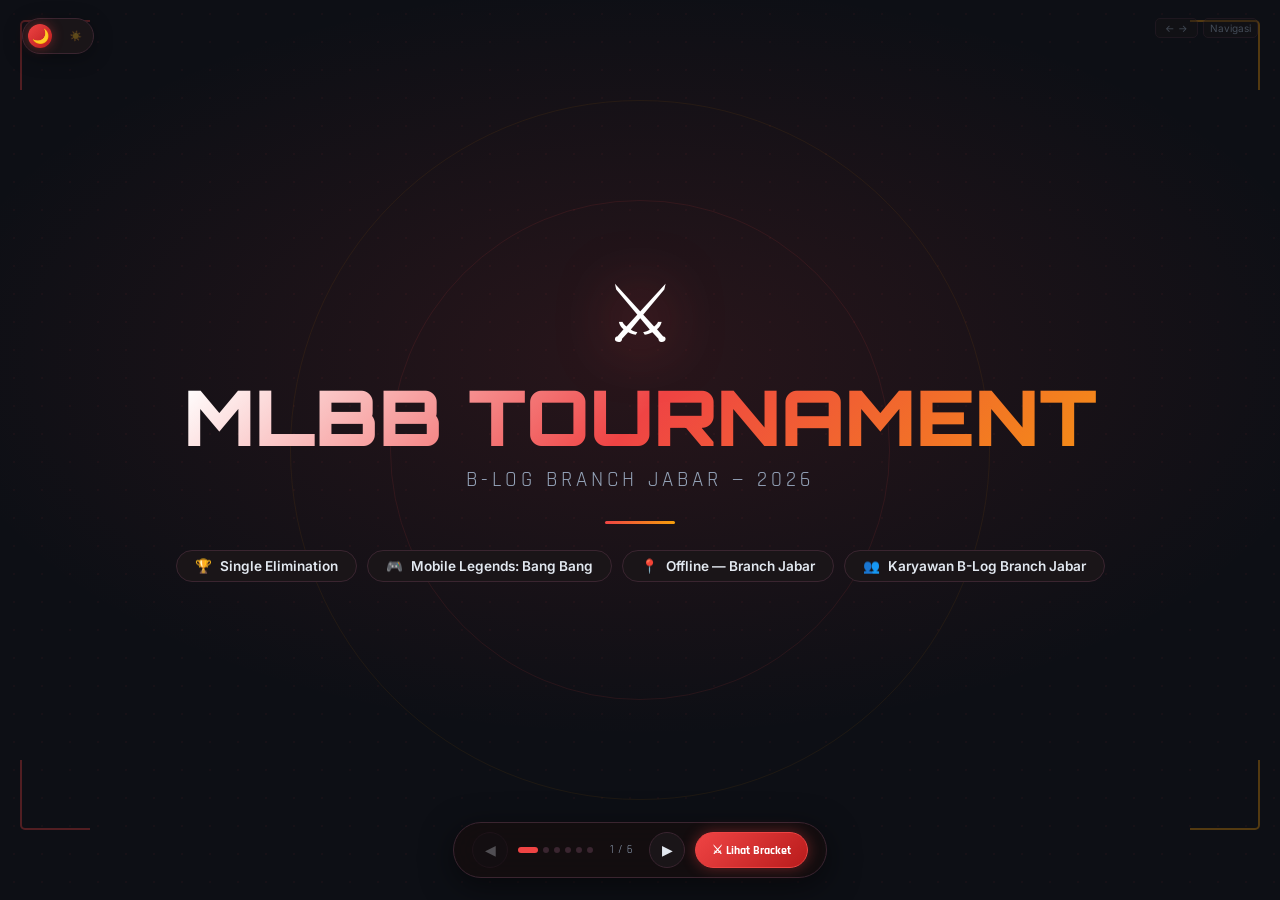
<file: presentation.html>
<!DOCTYPE html><html lang="id"><head><meta charset="UTF-8"/><meta name="viewport" content="width=device-width,initial-scale=1.0"/><title>MLBB Tournament - B-Log Branch Jabar</title><link href="https://fonts.googleapis.com/css2?family=Inter:wght@400;500;600;700;800;900&family=Rajdhani:wght@600;700;800&family=Orbitron:wght@700;900&display=swap" rel="stylesheet"/><style>:root{--bg:#0D0F15;--surface:#1A1518;--surface-2:#211820;--border:#3A2530;--primary:#EF4444;--primary-dim:rgba(239,68,68,0.12);--primary-glow:rgba(239,68,68,0.4);--gold:#F59E0B;--green:#10B981;--text-1:#FFFFFF;--text-2:#E2E8F0;--text-3:#94A3B8;--text-4:#64748B;--font:"Inter",system-ui,sans-serif;--font-heading:"Rajdhani",sans-serif;--font-title:"Orbitron",monospace;}*,*::before,*::after{margin:0;padding:0;box-sizing:border-box;}body{font-family:var(--font);background:var(--bg);color:var(--text-1);overflow:hidden;height:100vh;width:100vw;user-select:none;}::-webkit-scrollbar{width:4px;}::-webkit-scrollbar-thumb{background:var(--primary);border-radius:2px;}.slides-wrapper{position:relative;width:100%;height:100vh;overflow:hidden;}.slide{position:absolute;top:0;left:0;width:100%;height:100%;display:flex;flex-direction:column;align-items:center;justify-content:center;opacity:0;transform:translateX(60px) scale(0.97);transition:opacity 0.6s cubic-bezier(0.4,0,0.2,1),transform 0.6s cubic-bezier(0.4,0,0.2,1);pointer-events:none;padding:36px 70px 90px;overflow:hidden;}.slide.active{opacity:1;transform:translateX(0) scale(1);pointer-events:all;}.slide::before{content:"";position:absolute;inset:0;background-image:radial-gradient(rgba(239,68,68,0.045) 1px,transparent 1px);background-size:28px 28px;z-index:0;}.slide-content{position:relative;z-index:2;width:100%;max-width:1200px;}.slide-tag{display:inline-flex;align-items:center;gap:8px;background:var(--primary-dim);border:1px solid var(--primary);color:var(--primary);font-family:var(--font-heading);font-size:12px;font-weight:700;letter-spacing:2px;text-transform:uppercase;padding:4px 14px;border-radius:100px;margin-bottom:14px;}.tag-dot{width:6px;height:6px;border-radius:50%;background:var(--primary);animation:pulse 1.6s ease-in-out infinite;}@keyframes pulse{0%,100%{opacity:1;transform:scale(1);}50%{opacity:0.3;transform:scale(0.5);}}.slide-title{font-family:var(--font-title);font-size:clamp(1.8rem,4vw,3rem);font-weight:900;line-height:1.1;margin-bottom:10px;background:linear-gradient(135deg,#fff 30%,var(--primary) 100%);-webkit-background-clip:text;-webkit-text-fill-color:transparent;background-clip:text;}.gold-text{background:linear-gradient(135deg,var(--gold) 0%,#FCD34D 100%);-webkit-background-clip:text;-webkit-text-fill-color:transparent;background-clip:text;}.divider{width:70px;height:3px;background:linear-gradient(90deg,var(--primary),var(--gold));border-radius:2px;margin:10px 0 20px;}#slide-1{background:radial-gradient(ellipse 80% 60% at 50% 40%,rgba(239,68,68,0.12) 0%,transparent 70%),var(--bg);text-align:center;}.hero-logo{font-size:5rem;margin-bottom:18px;display:block;filter:drop-shadow(0 0 30px rgba(239,68,68,0.7));animation:float 3s ease-in-out infinite;}@keyframes float{0%,100%{transform:translateY(0);}50%{transform:translateY(-12px);}}.hero-title{font-family:var(--font-title);font-size:clamp(2rem,6vw,4.8rem);font-weight:900;line-height:1;background:linear-gradient(135deg,#fff 10%,var(--primary) 50%,var(--gold) 100%);-webkit-background-clip:text;-webkit-text-fill-color:transparent;background-clip:text;margin-bottom:12px;}.hero-sub{font-family:var(--font-heading);font-size:clamp(0.9rem,2vw,1.3rem);color:var(--text-3);letter-spacing:4px;text-transform:uppercase;margin-bottom:28px;}.hero-badges{display:flex;gap:10px;justify-content:center;flex-wrap:wrap;}.hero-badge{display:flex;align-items:center;gap:8px;background:var(--surface);border:1px solid var(--border);border-radius:100px;padding:7px 18px;font-size:0.85rem;font-weight:600;color:var(--text-2);transition:border-color 0.3s,transform 0.3s;}.hero-badge:hover{border-color:var(--primary);transform:translateY(-2px);}.glow-ring{position:absolute;width:500px;height:500px;border-radius:50%;border:1px solid rgba(239,68,68,0.1);top:50%;left:50%;transform:translate(-50%,-50%);animation:ring-spin 12s linear infinite;z-index:1;}.glow-ring:nth-child(2){width:700px;height:700px;border-color:rgba(245,158,11,0.07);animation-duration:20s;animation-direction:reverse;}@keyframes ring-spin{from{transform:translate(-50%,-50%) rotate(0deg);}to{transform:translate(-50%,-50%) rotate(360deg);}}#slide-2{background:radial-gradient(ellipse 70% 50% at 80% 20%,rgba(245,158,11,0.08) 0%,transparent 60%),var(--bg);}.rule-list{list-style:none;display:flex;flex-direction:column;gap:10px;}.rule-item{display:flex;align-items:flex-start;gap:14px;background:var(--surface);border:1px solid var(--border);border-radius:12px;padding:13px 18px;transition:border-color 0.25s;}.rule-item:hover{border-color:rgba(239,68,68,0.5);}.rule-number{flex-shrink:0;width:28px;height:28px;border-radius:8px;background:linear-gradient(135deg,var(--primary),#B91C1C);display:flex;align-items:center;justify-content:center;font-family:var(--font-heading);font-size:13px;font-weight:800;color:#fff;box-shadow:0 0 10px var(--primary-glow);}.rule-text{font-size:0.88rem;color:var(--text-2);line-height:1.65;}.rule-text strong{color:var(--gold);font-weight:700;}#slide-3{background:radial-gradient(ellipse 70% 60% at 20% 80%,rgba(239,68,68,0.08) 0%,transparent 60%),var(--bg);}.bracket-format-info{display:grid;grid-template-columns:1fr 1fr;gap:16px;}.format-big-card{background:linear-gradient(135deg,var(--surface),var(--surface-2));border:1px solid var(--border);border-radius:18px;padding:20px;position:relative;overflow:hidden;}.format-big-card::before{content:"";position:absolute;top:0;left:0;right:0;height:3px;background:linear-gradient(90deg,var(--primary),var(--gold));}.format-steps{display:flex;flex-direction:column;gap:7px;margin-top:10px;}.format-step{display:flex;align-items:center;gap:10px;padding:8px 12px;background:rgba(239,68,68,0.05);border:1px solid rgba(239,68,68,0.12);border-radius:9px;font-size:0.83rem;color:var(--text-2);}.step-icon{font-size:1rem;flex-shrink:0;}.step-label{font-family:var(--font-heading);font-size:0.8rem;font-weight:700;color:var(--primary);margin-right:4px;}.gsbox{background:var(--bg);border:1px solid var(--border);border-radius:9px;padding:9px;}.gslabel{font-size:0.68rem;color:var(--text-3);margin-bottom:3px;}.gsval{font-family:var(--font-heading);font-weight:700;}#slide-4,#slide-5{background:radial-gradient(ellipse 70% 50% at 60% 30%,rgba(245,158,11,0.06) 0%,transparent 60%),radial-gradient(ellipse 50% 50% at 20% 80%,rgba(239,68,68,0.06) 0%,transparent 60%),var(--bg);padding-top:28px;justify-content:flex-start;overflow-y:auto;}#slide-4 .slide-content,#slide-5 .slide-content{max-height:none;}.teams-container{display:flex;flex-direction:column;gap:6px;width:100%;}.team-section{background:var(--surface);border:1px solid var(--border);border-radius:10px;overflow:hidden;transition:border-color 0.25s;}.team-section:hover{border-color:rgba(239,68,68,0.4);}.team-section-header{display:flex;align-items:center;gap:10px;padding:6px 12px;background:linear-gradient(90deg,rgba(239,68,68,0.15),rgba(245,158,11,0.07),transparent);border-bottom:1px solid var(--border);}.tim-badge{background:linear-gradient(135deg,var(--primary),#B91C1C);color:#fff;font-family:var(--font-heading);font-size:10px;font-weight:800;letter-spacing:1.5px;padding:2px 9px;border-radius:100px;flex-shrink:0;}.tim-section-name{font-family:var(--font-heading);font-size:0.82rem;font-weight:700;color:var(--text-1);}.tim-count{margin-left:auto;font-size:0.65rem;color:var(--text-4);font-family:var(--font-heading);letter-spacing:1px;}.player-table{width:100%;border-collapse:collapse;}.player-table thead tr{background:rgba(0,0,0,0.25);}.player-table th{font-family:var(--font-heading);font-size:9px;letter-spacing:1.5px;text-transform:uppercase;color:var(--text-4);padding:3px 10px;text-align:left;}.player-table th:nth-child(1){width:29%;}.player-table th:nth-child(2){width:22%;}.player-table th:nth-child(3){width:22%;}.player-table th:nth-child(4){width:27%;}.player-table tbody tr{border-top:1px solid rgba(58,37,48,0.5);}.player-table tbody tr:hover{background:rgba(239,68,68,0.04);}.player-table td{padding:3px 10px;font-size:0.68rem;color:var(--text-2);line-height:1.35;vertical-align:middle;}.player-table td.nick{font-family:var(--font-heading);font-weight:700;color:var(--text-1);font-size:0.71rem;}.role-badge{display:inline-flex;padding:1px 6px;border-radius:100px;font-size:0.58rem;font-weight:700;font-family:var(--font-heading);letter-spacing:0.5px;white-space:nowrap;}.r-jungler{background:rgba(239,68,68,0.15);color:#F87171;border:1px solid rgba(239,68,68,0.3);}.r-roamer{background:rgba(139,92,246,0.15);color:#A78BFA;border:1px solid rgba(139,92,246,0.3);}.r-midlaner{background:rgba(16,185,129,0.15);color:#34D399;border:1px solid rgba(16,185,129,0.3);}.r-expertlaner{background:rgba(59,130,246,0.15);color:#60A5FA;border:1px solid rgba(59,130,246,0.3);}.r-goldlaner{background:rgba(245,158,11,0.15);color:#FCD34D;border:1px solid rgba(245,158,11,0.3);}.r-mixed{background:rgba(249,115,22,0.15);color:#FB923C;border:1px solid rgba(249,115,22,0.3);}.ts-head{margin-bottom:12px;}.ts-title{font-family:var(--font-heading);font-size:clamp(1.3rem,3vw,1.9rem);font-weight:800;background:linear-gradient(135deg,#fff 30%,var(--primary) 100%);-webkit-background-clip:text;-webkit-text-fill-color:transparent;background-clip:text;}.ts-divider{width:60px;height:3px;background:linear-gradient(90deg,var(--primary),var(--gold));border-radius:2px;margin:8px 0 14px;}.corner-decor{position:absolute;width:70px;height:70px;z-index:1;pointer-events:none;}.corner-decor.tl{top:20px;left:20px;border-top:2px solid rgba(239,68,68,0.3);border-left:2px solid rgba(239,68,68,0.3);border-radius:5px 0 0 0;}.corner-decor.tr{top:20px;right:20px;border-top:2px solid rgba(245,158,11,0.3);border-right:2px solid rgba(245,158,11,0.3);border-radius:0 5px 0 0;}.corner-decor.bl{bottom:70px;left:20px;border-bottom:2px solid rgba(239,68,68,0.3);border-left:2px solid rgba(239,68,68,0.3);border-radius:0 0 0 5px;}.corner-decor.br{bottom:70px;right:20px;border-bottom:2px solid rgba(245,158,11,0.3);border-right:2px solid rgba(245,158,11,0.3);border-radius:0 0 5px 0;}.section-tag-top{position:absolute;top:20px;left:50%;transform:translateX(-50%);z-index:10;font-family:var(--font-heading);font-size:10px;letter-spacing:3px;text-transform:uppercase;color:var(--text-4);}.nav-bar{position:fixed;bottom:22px;left:50%;transform:translateX(-50%);z-index:100;display:flex;align-items:center;gap:10px;background:rgba(20,14,16,0.92);backdrop-filter:blur(20px);border:1px solid var(--border);border-radius:100px;padding:9px 18px;box-shadow:0 8px 32px rgba(0,0,0,0.5);}.nav-btn{width:36px;height:36px;border-radius:50%;border:1px solid var(--border);background:var(--surface);color:var(--text-2);font-size:0.9rem;cursor:pointer;display:flex;align-items:center;justify-content:center;transition:all 0.25s;}.nav-btn:hover{border-color:var(--primary);background:var(--primary-dim);color:var(--primary);transform:scale(1.1);}.nav-btn:disabled{opacity:0.3;cursor:not-allowed;transform:none;}.nav-btn.bracket-btn{background:linear-gradient(135deg,var(--primary),#B91C1C);border-color:var(--primary);color:#fff;font-size:0.72rem;font-family:var(--font-heading);font-weight:700;width:auto;padding:0 16px;border-radius:100px;white-space:nowrap;box-shadow:0 0 14px var(--primary-glow);}.nav-btn.bracket-btn:hover{transform:scale(1.05);}.nav-dots{display:flex;gap:5px;align-items:center;}.nav-dot{width:6px;height:6px;border-radius:50%;background:var(--border);cursor:pointer;transition:all 0.3s;}.nav-dot.active{background:var(--primary);width:20px;border-radius:3px;}.slide-counter{font-family:var(--font-heading);font-size:11px;color:var(--text-3);letter-spacing:1px;min-width:36px;text-align:center;}.key-hint{position:fixed;top:18px;right:22px;z-index:100;display:flex;gap:5px;opacity:0.4;}.key{background:var(--surface);border:1px solid var(--border);border-radius:5px;padding:3px 9px;font-size:10px;color:var(--text-3);}*{transition:background-color 0.4s ease,color 0.3s ease,border-color 0.3s ease,box-shadow 0.3s ease;}body.light{--bg:#FDF4F4;--surface:#FFFFFF;--surface-2:#FEF2F2;--border:#FECACA;--text-1:#111827;--text-2:#1F2937;--text-3:#4B5563;--text-4:#9CA3AF;--primary-dim:rgba(239,68,68,0.1);--primary-glow:rgba(239,68,68,0.28);}body.light #slide-1{background:radial-gradient(ellipse 80% 60% at 50% 40%,rgba(239,68,68,0.09) 0%,transparent 70%),var(--bg);}body.light #slide-2{background:radial-gradient(ellipse 70% 50% at 80% 20%,rgba(245,158,11,0.07) 0%,transparent 60%),var(--bg);}body.light #slide-3{background:radial-gradient(ellipse 70% 60% at 20% 80%,rgba(239,68,68,0.07) 0%,transparent 60%),var(--bg);}body.light #slide-4,body.light #slide-5{background:radial-gradient(ellipse 70% 50% at 60% 30%,rgba(245,158,11,0.05) 0%,transparent 60%),var(--bg);}body.light .slide::before{background-image:radial-gradient(rgba(239,68,68,0.07) 1px,transparent 1px);}body.light .format-big-card{background:linear-gradient(135deg,#fff,#FEF2F2);}body.light .gsbox{background:#FDF4F4;}body.light .player-table thead tr{background:rgba(239,68,68,0.06);}body.light .team-section-header{background:linear-gradient(90deg,rgba(239,68,68,0.09),rgba(245,158,11,0.04),transparent);}body.light .nav-bar{background:rgba(255,249,249,0.94);}body.light .glow-ring{border-color:rgba(239,68,68,0.12);}body.light .glow-ring:nth-child(2){border-color:rgba(245,158,11,0.07);}body.light .hero-badge{background:#fff;}body.light .rule-item{background:#fff;}body.light .team-section{background:#fff;}body.light .nav-btn{background:#fff;}.theme-toggle{position:fixed;top:18px;left:22px;z-index:200;background:none;border:none;cursor:pointer;padding:0;outline:none;}.toggle-track{display:flex;align-items:center;width:72px;height:36px;background:var(--surface);border:1.5px solid var(--border);border-radius:100px;padding:5px;position:relative;box-shadow:0 4px 20px rgba(0,0,0,0.3),0 0 0 0 var(--primary-glow);transition:border-color 0.3s,box-shadow 0.4s;}.toggle-track:hover{border-color:var(--primary);box-shadow:0 4px 20px rgba(0,0,0,0.2),0 0 18px var(--primary-glow);}.toggle-thumb{position:absolute;left:5px;width:24px;height:24px;border-radius:50%;background:linear-gradient(135deg,var(--primary),#B91C1C);transition:transform 0.5s cubic-bezier(0.34,1.56,0.64,1);box-shadow:0 0 12px var(--primary-glow);z-index:1;}.toggle-icon{font-size:14px;position:absolute;z-index:2;transition:opacity 0.35s ease,transform 0.35s ease;line-height:1;}.toggle-icon.moon{left:9px;opacity:1;transform:scale(1) rotate(0deg);}.toggle-icon.sun{right:9px;opacity:0.3;transform:scale(0.7) rotate(45deg);}body.light .toggle-thumb{transform:translateX(36px);background:linear-gradient(135deg,#F59E0B,#D97706);box-shadow:0 0 12px rgba(245,158,11,0.5);}body.light .toggle-icon.moon{opacity:0.3;transform:scale(0.7) rotate(-45deg);}body.light .toggle-icon.sun{opacity:1;transform:scale(1) rotate(0deg);}#slide-6{background:radial-gradient(ellipse 80% 60% at 50% 50%,rgba(239,68,68,0.14) 0%,transparent 70%),radial-gradient(ellipse 50% 50% at 50% 80%,rgba(245,158,11,0.12) 0%,transparent 60%),var(--bg);text-align:center;}.closing-trophy{font-size:4.5rem;display:inline-block;animation:float 3s ease-in-out infinite,glowPulse 2s ease-in-out infinite;filter:drop-shadow(0 0 25px rgba(245,158,11,0.7));margin-bottom:12px;}@keyframes glowPulse{0%,100%{filter:drop-shadow(0 0 20px rgba(245,158,11,0.6));}50%{filter:drop-shadow(0 0 40px rgba(239,68,68,0.9));}}.mlbb-banner{background:linear-gradient(90deg,transparent,rgba(239,68,68,0.15),rgba(245,158,11,0.15),transparent);border-top:1px solid rgba(239,68,68,0.3);border-bottom:1px solid rgba(245,158,11,0.3);padding:14px 28px;margin:20px auto;max-width:700px;border-radius:12px;}.mlbb-slogan{font-family:var(--font-title);font-size:clamp(0.9rem,1.8vw,1.2rem);letter-spacing:4px;color:var(--gold);text-transform:uppercase;text-shadow:0 0 12px var(--gold-glow);animation:pulse 2s infinite;}.mlbb-subtext{font-family:var(--font-heading);font-size:clamp(1rem,2vw,1.3rem);color:var(--text-2);font-weight:600;margin-top:6px;}.closing-btn{display:inline-flex;align-items:center;gap:10px;background:linear-gradient(135deg,var(--primary),#B91C1C);color:#fff;font-family:var(--font-heading);font-size:1.1rem;font-weight:800;letter-spacing:1px;padding:14px 32px;border-radius:100px;border:none;cursor:pointer;box-shadow:0 0 25px var(--primary-glow);transition:all 0.3s;margin-top:20px;text-decoration:none;}.closing-btn:hover{transform:scale(1.06) translateY(-2px);box-shadow:0 0 40px var(--primary-glow);}</style></head><body>
<div class="slides-wrapper" id="sw"><div class="corner-decor tl"></div><div class="corner-decor tr"></div><div class="corner-decor bl"></div><div class="corner-decor br"></div><button class="theme-toggle" id="themeToggle" title="Toggle Dark / Light Mode" onclick="toggleTheme()"><span class="toggle-track"><span class="toggle-icon moon">&#127769;</span><span class="toggle-icon sun">&#9728;&#65039;</span><span class="toggle-thumb"></span></span></button><section class="slide active" id="slide-1"><div class="glow-ring"></div><div class="glow-ring"></div><div class="slide-content" style="text-align:center;"><span class="hero-logo">&#9876;</span><h1 class="hero-title">MLBB TOURNAMENT</h1><p class="hero-sub">B-Log Branch Jabar &mdash; 2026</p><div class="divider" style="margin:0 auto 26px;"></div><div class="hero-badges"><div class="hero-badge"><span>&#127942;</span> Single Elimination</div><div class="hero-badge"><span>&#127918;</span> Mobile Legends: Bang Bang</div><div class="hero-badge"><span>&#128205;</span> Offline &mdash; Branch Jabar</div><div class="hero-badge"><span>&#128101;</span> Karyawan B-Log Branch Jabar</div></div></div></section>
<section class="slide" id="slide-2"><div class="section-tag-top">SLIDE 02 &mdash; PERATURAN</div><div class="slide-content"><div class="slide-tag"><span class="tag-dot"></span> Regulasi</div><h2 class="slide-title">Aturan <span class="gold-text">Umum</span></h2><div class="divider"></div><ul class="rule-list"><li class="rule-item"><span class="rule-number">01</span><span class="rule-text">Setiap tim wajib terdaftar secara resmi sebelum turnamen dimulai. <strong>Pendaftaran ditutup H-1</strong> sebelum hari pertandingan.</span></li><li class="rule-item"><span class="rule-number">02</span><span class="rule-text">Setiap tim terdiri dari <strong>5 pemain inti + maksimal 1 pemain cadangan</strong>. Semua pemain harus merupakan <strong>karyawan aktif B-Log</strong> yang bersangkutan.</span></li><li class="rule-item"><span class="rule-number">03</span><span class="rule-text">Pemain wajib menggunakan akun Mobile Legends milik sendiri. <strong>Dilarang menggunakan akun pinjaman.</strong> Minimum rank: Epic.</span></li><li class="rule-item"><span class="rule-number">04</span><span class="rule-text">Pertandingan dimulai tepat waktu sesuai jadwal. Toleransi keterlambatan <strong>maksimal 10 menit</strong> &mdash; melebihi batas akan dinyatakan WO.</span></li><li class="rule-item"><span class="rule-number">05</span><span class="rule-text">Segala bentuk kecurangan, boosting, dan penggunaan cheat <strong>berakibat diskualifikasi permanen</strong>. Keputusan panitia bersifat final.</span></li></ul></div></section><section class="slide" id="slide-3"><div class="section-tag-top">SLIDE 03 &mdash; FORMAT</div><div class="slide-content"><div class="slide-tag"><span class="tag-dot"></span> Sistem Pertandingan</div><h2 class="slide-title">Format <span class="gold-text">Bracket</span></h2><div class="divider"></div><div class="bracket-format-info"><div class="format-big-card"><div style="font-family:var(--font-heading);font-size:1rem;font-weight:700;margin-bottom:4px;">&#127967; Sistem Eliminasi</div><div style="font-size:0.85rem;color:var(--text-3);line-height:1.7;margin-bottom:8px;">Turnamen menggunakan sistem <strong style="color:var(--primary)">Single Elimination</strong> &mdash; kalah sekali langsung gugur!</div><div class="format-steps"><div class="format-step"><span class="step-icon">&#128309;</span><span><span class="step-label">16 Besar</span> &mdash; Best of 1 (BO1) &bull; <strong style="color:var(--gold);">13 Agt 2026</strong></span></div><div class="format-step"><span class="step-icon">&#129473;</span><span><span class="step-label">8 Besar</span> &mdash; Best of 1 (BO1) &bull; <strong style="color:var(--gold);">13 Agt 2026</strong></span></div><div class="format-step"><span class="step-icon">&#129472;</span><span><span class="step-label">Semifinal</span> &mdash; Best of 3 (BO3) &bull; <strong style="color:var(--gold);">14 Agt 2026</strong></span></div><div class="format-step"><span class="step-icon">🥉</span><span><span class="step-label">Juara 3</span> &mdash; Best of 1 (BO1) &bull; <strong style="color:var(--gold);">14 Agt 2026</strong></span></div><div class="format-step"><span class="step-icon">&#11088;</span><span><span class="step-label">Grand Final</span> &mdash; Best of 3 (BO3) &bull; <strong style="color:var(--gold);">14 Agt 2026</strong></span></div></div></div><div style="display:flex;flex-direction:column;gap:12px;"><div class="format-big-card" style="flex:1;padding:18px;"><div style="font-family:var(--font-heading);font-size:0.95rem;font-weight:700;margin-bottom:8px;">&#9881; Pengaturan Game</div><div style="display:grid;grid-template-columns:1fr 1fr;gap:7px;"><div class="gsbox"><div class="gslabel">MODE</div><div class="gsval" style="color:var(--primary);">Custom Draft Pick</div></div><div class="gsbox"><div class="gslabel">DRAFT PICK</div><div class="gsval" style="color:var(--primary);">Wajib</div></div><div class="gsbox"><div class="gslabel">BAN HERO</div><div class="gsval" style="color:var(--gold);">5 Per Tim</div></div><div class="gsbox"><div class="gslabel">EMBED</div><div class="gsval" style="color:var(--green);">Aktif</div></div></div></div><div class="format-big-card" style="padding:18px;"><div style="font-family:var(--font-heading);font-size:0.95rem;font-weight:700;margin-bottom:7px;">&#127922; Coin Toss</div><div style="font-size:0.83rem;color:var(--text-3);line-height:1.6;">Tim pemenang coin toss berhak memilih posisi (<strong style="color:var(--gold)">Blue / Red Side</strong>) di game pertama. Selanjutnya bergantian.</div></div></div></div></div></section>
<<section class="slide" id="slide-4"><div class="section-tag-top">SLIDE 04 &mdash; TIM PESERTA (1/2)</div><div class="slide-content"><div class="ts-head"><div class="slide-tag"><span class="tag-dot"></span> Daftar Tim Peserta</div><div class="ts-title">Tim <span class="gold-text">1 &mdash; 5</span></div><div class="ts-divider"></div></div><div class="teams-container"><div class="team-section"><div class="team-section-header"><span class="tim-badge">TIM 1</span><span class="tim-section-name">Bandung 1</span><span class="tim-count">6 PEMAIN</span></div><table class="player-table"><thead><tr><th>Nama</th><th>Nickname</th><th>Divisi</th><th>Role</th></tr></thead><tbody><tr><td>Muhammad Devin Pratama</td><td class="nick">BabyEL</td><td>Bandung 1</td><td><span class="role-badge r-jungler">JUNGLER</span></td></tr><tr><td>Rijal Faisal Sani</td><td class="nick">BOENK</td><td>Bandung 1</td><td><span class="role-badge r-roamer">ROAMER</span></td></tr><tr><td>Ully Nopa Sulistio</td><td class="nick">jovinova</td><td>Bandung 1</td><td><span class="role-badge r-midlaner">MIDDLE LANER</span></td></tr><tr><td>Irvan Ferdiansyah</td><td class="nick">irvan ipenk</td><td>Bandung 1</td><td><span class="role-badge r-midlaner">MIDDLE LANER</span></td></tr><tr><td>Rifki abduropik</td><td class="nick">Husni krb city</td><td>Bandung 1</td><td><span class="role-badge r-expertlaner">EXPERT LANER</span></td></tr><tr><td>Saeful Awaludin</td><td class="nick">Ququkuntul</td><td>Bandung 1</td><td><span class="role-badge r-goldlaner">GOLD LANER</span></td></tr></tbody></table></div><div class="team-section"><div class="team-section-header"><span class="tim-badge">TIM 2</span><span class="tim-section-name">Dispatcher &amp; Driver</span><span class="tim-count">5 PEMAIN</span></div><table class="player-table"><thead><tr><th>Nama</th><th>Nickname</th><th>Divisi</th><th>Role</th></tr></thead><tbody><tr><td>Dik Dik Eka Kustiwa</td><td class="nick">Rancatan Potong</td><td>Dispatcher</td><td><span class="role-badge r-midlaner">MIDDLE LANER</span></td></tr><tr><td>Agung Yuwono</td><td class="nick">PODOL angsa</td><td>Driver</td><td><span class="role-badge r-roamer">ROAMER</span></td></tr><tr><td>Achmad Abdul Latif</td><td class="nick">Applejack</td><td>Driver</td><td><span class="role-badge r-expertlaner">EXPERT LANER</span></td></tr><tr><td>Budi S</td><td class="nick">Senopati argadana</td><td>Driver</td><td><span class="role-badge r-roamer">ROAMER</span></td></tr><tr><td>Yana</td><td class="nick">&deg;kimon</td><td>Driver</td><td><span class="role-badge r-jungler">JUNGLER</span></td></tr></tbody></table></div><div class="team-section"><div class="team-section-header"><span class="tim-badge">TIM 3</span><span class="tim-section-name">Picker</span><span class="tim-count">6 PEMAIN</span></div><table class="player-table"><thead><tr><th>Nama</th><th>Nickname</th><th>Divisi</th><th>Role</th></tr></thead><tbody><tr><td>MUHAMMAD RISAM AL KAELANI</td><td class="nick">R I S A M</td><td>Picker</td><td><span class="role-badge r-midlaner">MIDDLE LANER</span></td></tr><tr><td>Azis</td><td class="nick">STROM</td><td>Picker</td><td><span class="role-badge r-mixed">JUNGLER/EXP</span></td></tr><tr><td>M Rivan F</td><td class="nick">Gureiii</td><td>Picker</td><td><span class="role-badge r-mixed">JUNGLER/EXP</span></td></tr><tr><td>RIDWAN NUGRAHA</td><td class="nick">Grandong04</td><td>Picker</td><td><span class="role-badge r-goldlaner">GOLD LANER</span></td></tr><tr><td>Muhammad Ramdan</td><td class="nick">PriaMokondo</td><td>Picker</td><td><span class="role-badge r-roamer">ROAMER</span></td></tr><tr><td>Muhamad Firman Hadianti</td><td class="nick">man bininya alya</td><td>Picker</td><td><span class="role-badge r-jungler">JUNGLER</span></td></tr></tbody></table></div><div class="team-section"><div class="team-section-header"><span class="tim-badge">TIM 4</span><span class="tim-section-name">Sorter &amp; Runner</span><span class="tim-count">5 PEMAIN</span></div><table class="player-table"><thead><tr><th>Nama</th><th>Nickname</th><th>Divisi</th><th>Role</th></tr></thead><tbody><tr><td>Rafli Saepul Anwar</td><td class="nick">AH MALES JAGO</td><td>Sorter</td><td><span class="role-badge r-goldlaner">GOLD LANER</span></td></tr><tr><td>Andi nurmawan</td><td class="nick">Pergi jauh</td><td>Sorter</td><td><span class="role-badge r-midlaner">MIDDLE LANER</span></td></tr><tr><td>Andri Setiawan</td><td class="nick">Xbokiw</td><td>Sorter</td><td><span class="role-badge r-expertlaner">EXPERT LANER</span></td></tr><tr><td>Muhammad Zaenal Mutaqin</td><td class="nick">Ayzen Sosuke</td><td>Runner</td><td><span class="role-badge r-mixed">ROAMER/JUNGLER</span></td></tr><tr><td>Fajar Andhika Ramadhan</td><td class="nick">PrinceJayy</td><td>Runner</td><td><span class="role-badge r-mixed">ROAMER/JUNGLER</span></td></tr></tbody></table></div><div class="team-section"><div class="team-section-header"><span class="tim-badge">TIM 5</span><span class="tim-section-name">Outbound, Helper &amp; Loader</span><span class="tim-count">5 PEMAIN</span></div><table class="player-table"><thead><tr><th>Nama</th><th>Nickname</th><th>Divisi</th><th>Role</th></tr></thead><tbody><tr><td>Muhammad arya yuda</td><td class="nick">Ethereal</td><td>Outbond</td><td><span class="role-badge r-goldlaner">GOLD LANER</span></td></tr><tr><td>Alwi Nurhakim</td><td class="nick">Wil Handsome</td><td>HELPER</td><td><span class="role-badge r-goldlaner">GOLD LANER</span></td></tr><tr><td>Muhammad Akbar Saputra</td><td class="nick">xxzuu-</td><td>loader</td><td><span class="role-badge r-jungler">JUNGLER</span></td></tr><tr><td>Aris firmansyah</td><td class="nick">U'paris⁰³</td><td>loader</td><td><span class="role-badge r-expertlaner">EXPERT LANER</span></td></tr><tr><td>renaldi agustina sopian</td><td class="nick">PriaSolo</td><td>Outbound</td><td><span class="role-badge r-midlaner">MIDDLE LANER</span></td></tr></tbody></table></div></div></div></section><section class="slide" id="slide-5"><div class="section-tag-top">SLIDE 05 &mdash; TIM PESERTA (2/2)</div><div class="slide-content"><div class="ts-head"><div class="ts-title">Tim <span class="gold-text">6 &mdash; 10</span></div><div class="ts-divider"></div></div><div class="teams-container"><div class="team-section"><div class="team-section-header"><span class="tim-badge">TIM 6</span><span class="tim-section-name">Shift Leader, Admin &amp; Outbound</span><span class="tim-count">5 PEMAIN</span></div><table class="player-table"><thead><tr><th>Nama</th><th>Nickname</th><th>Divisi</th><th>Role</th></tr></thead><tbody><tr><td>Agus Maulana</td><td class="nick">AgusMDN</td><td>Shift Leader</td><td><span class="role-badge r-jungler">JUNGLER</span></td></tr><tr><td>Lutfi Rukmana</td><td class="nick">SteveAngelow</td><td>Admin Dry</td><td><span class="role-badge r-expertlaner">EXPERT LANER</span></td></tr><tr><td>Aldi Saputra</td><td class="nick">A14.</td><td>Senior staff</td><td><span class="role-badge r-roamer">ROAMER</span></td></tr><tr><td>Indra Jaya Kusumah</td><td class="nick">Hahaha.</td><td>Outbound</td><td><span class="role-badge r-goldlaner">GOLD LANER</span></td></tr><tr><td>M ridwan yasin</td><td class="nick">s y n k.</td><td>Leader operator</td><td><span class="role-badge r-midlaner">MIDDLE LANER</span></td></tr></tbody></table></div><div class="team-section"><div class="team-section-header"><span class="tim-badge">TIM 7</span><span class="tim-section-name">Inbound &amp; Return, Staff &amp; Retur</span><span class="tim-count">6 PEMAIN</span></div><table class="player-table"><thead><tr><th>Nama</th><th>Nickname</th><th>Divisi</th><th>Role</th></tr></thead><tbody><tr><td>Fatihal Rizkal Azmil</td><td class="nick">[GS] Smoke_Weed</td><td>Inbound &amp; Return Shift Leader</td><td><span class="role-badge r-expertlaner">EXPERT LANER</span></td></tr><tr><td>Dael Sahepurohim</td><td class="nick">Kentut Berdahak</td><td>Senior staff</td><td><span class="role-badge r-jungler">JUNGLER</span></td></tr><tr><td>Ahmad Wahid Burhani</td><td class="nick">Ahmad Wahid Burhani</td><td>Retur</td><td><span class="role-badge r-goldlaner">GOLD LANER</span></td></tr><tr><td>Muhammad Rizky muttaqin</td><td class="nick">Ki jokobodo</td><td>Retur</td><td><span class="role-badge r-midlaner">MID LANER</span></td></tr><tr><td>Ridwan Nurjaman</td><td class="nick">Osmin™</td><td>Admin</td><td><span class="role-badge r-roamer">ROAMER</span></td></tr><tr><td>Priandana Mangaraja Lubis</td><td class="nick">Jinxy</td><td>Leader</td><td><span class="role-badge r-jungler">JUNGLER / MID</span></td></tr></tbody></table></div><div class="team-section"><div class="team-section-header"><span class="tim-badge">TIM 8</span><span class="tim-section-name">Leader, Admin, Retur &amp; Outbound</span><span class="tim-count">6 PEMAIN</span></div><table class="player-table"><thead><tr><th>Nama</th><th>Nickname</th><th>Divisi</th><th>Role</th></tr></thead><tbody><tr><td>Fijar</td><td class="nick">Jarrr</td><td>Leader</td><td><span class="role-badge r-jungler">JUNGLER</span></td></tr><tr><td>Imam Purnama</td><td class="nick">maaaamski</td><td>Admin</td><td><span class="role-badge r-midlaner">MIDDLE LANER</span></td></tr><tr><td>Moch Aryo Herditiar</td><td class="nick">Natt.</td><td>OJT BOCP</td><td><span class="role-badge r-roamer">ROAMER</span></td></tr><tr><td>Muhammad Fathir Rahman</td><td class="nick">Minasaaa.ふ</td><td>Retur</td><td><span class="role-badge r-goldlaner">GOLD LANER</span></td></tr><tr><td>Wahyuhidayatulloh</td><td class="nick">Wahyu hidayat</td><td>Retur</td><td><span class="role-badge r-goldlaner">GOLD LANER</span></td></tr><tr><td>Renaldi</td><td class="nick">renz'ii</td><td>Outbound</td><td><span class="role-badge r-expertlaner">EXPERT LANER</span></td></tr></tbody></table></div><div class="team-section"><div class="team-section-header"><span class="tim-badge">TIM 9</span><span class="tim-section-name">Outbound &amp; Picker</span><span class="tim-count">6 PEMAIN</span></div><table class="player-table"><thead><tr><th>Nama</th><th>Nickname</th><th>Divisi</th><th>Role</th></tr></thead><tbody><tr><td>Ibnu Rizal</td><td class="nick">KiiLuA</td><td>Outbound Shift Leader</td><td><span class="role-badge r-jungler">JUNGLER</span></td></tr><tr><td>YUZAR HAEKALSA RAJAB</td><td class="nick">Meidofukashi</td><td>Outbound</td><td><span class="role-badge r-expertlaner">EXPERT LANER</span></td></tr><tr><td>Salman alfarisi</td><td class="nick">Vincent.</td><td>Outbound</td><td><span class="role-badge r-roamer">ROAMER</span></td></tr><tr><td>Samsul arifin</td><td class="nick">Streem</td><td>Outbound</td><td><span class="role-badge r-jungler">JUNGLER</span></td></tr><tr><td>FAJAR HIDAYAT</td><td class="nick">&#9754;Ken&#9755;LavioTz</td><td>Picker</td><td><span class="role-badge r-goldlaner">GOLD LANER</span></td></tr><tr><td>Sendi afriansyah</td><td class="nick">Sendi07</td><td>Driver</td><td><span class="role-badge r-goldlaner">GOLD / MID</span></td></tr></tbody></table></div><div class="team-section"><div class="team-section-header"><span class="tim-badge">TIM 10</span><span class="tim-section-name">TOC &amp; Driver</span><span class="tim-count">6 PEMAIN</span></div><table class="player-table"><thead><tr><th>Nama</th><th>Nickname</th><th>Divisi</th><th>Role</th></tr></thead><tbody><tr><td>Aziz Ainul Yakin</td><td class="nick">WarlordCalamity</td><td>TOC</td><td><span class="role-badge r-expertlaner">EXPERT LANER</span></td></tr><tr><td>Adam</td><td class="nick">albarack</td><td>Driver</td><td><span class="role-badge r-roamer">ROAMER</span></td></tr><tr><td>Asep S</td><td class="nick">Xavier</td><td>Driver</td><td><span class="role-badge r-jungler">JUNGLER</span></td></tr><tr><td>Frando Batara</td><td class="nick">Dr. Meee**</td><td>Driver</td><td><span class="role-badge r-midlaner">MIDDLE LANER</span></td></tr><tr><td>HERLY</td><td class="nick">Acuy2</td><td>Anggota</td><td><span class="role-badge r-goldlaner">GOLD LANER</span></td></tr><tr><td>Budi Mulyanto</td><td class="nick">Adzam RM</td><td>-</td><td><span class="role-badge r-midlaner">MIDDLE LANER</span></td></tr></tbody></table></div></div></div></section>
<section class="slide" id="slide-6"><div class="section-tag-top">SLIDE 06 &mdash; PENUTUP</div><div class="glow-ring"></div><div class="glow-ring"></div><div class="slide-content" style="text-align:center;"><span class="closing-trophy">&#127942;</span><h2 class="slide-title" style="font-size:clamp(2.2rem,5vw,4.2rem);">TERIMA KASIH</h2><div class="divider" style="margin:12px auto 20px;"></div><h3 class="hero-title" style="font-size:clamp(1.5rem,3.5vw,2.8rem);margin-bottom:16px;">&amp; SELAMAT BERTANDING!</h3><div class="mlbb-banner"><div class="mlbb-slogan">&#9876; Welcome to Mobile Legends: Bang Bang &#9876;</div><div class="mlbb-subtext">Junjung Tinggi Sportivitas &amp; Fair Play! 🚀</div></div><a href="index.html" class="closing-btn"><span>&#9876;</span> Lihat Bracket Pertandingan</a></div></section></div><nav class="nav-bar" id="navBar"><button class="nav-btn" id="prevBtn" disabled>&#9664;</button><div class="nav-dots" id="navDots"></div><span class="slide-counter" id="slideCounter">1 / 6</span><button class="nav-btn" id="nextBtn">&#9654;</button><button class="nav-btn bracket-btn" onclick="window.location.href='index.html'">&#9876; Lihat Bracket</button></nav><div class="key-hint"><div class="key">&#8592; &#8594;</div><div class="key" style="padding:3px 6px;">Navigasi</div></div><script>const SLIDE_COUNT=6;let current=0,isAnimating=false;const slides=document.querySelectorAll(".slide"),prevBtn=document.getElementById("prevBtn"),nextBtn=document.getElementById("nextBtn"),counter=document.getElementById("slideCounter"),dotsC=document.getElementById("navDots");for(let i=0;i<SLIDE_COUNT;i++){const d=document.createElement("div");d.className="nav-dot"+(i===0?" active":"");d.addEventListener("click",()=>goToSlide(i));dotsC.appendChild(d);}function goToSlide(index){if(isAnimating||index===current||index<0||index>=SLIDE_COUNT)return;isAnimating=true;const dir=index>current?1:-1,prev=current;current=index;slides[current].style.transition="none";slides[current].style.transform=dir>0?"translateX(60px) scale(0.97)":"translateX(-60px) scale(0.97)";requestAnimationFrame(()=>{requestAnimationFrame(()=>{slides[current].style.transition="";slides[current].style.transform="";slides[current].classList.add("active");slides[prev].classList.remove("active");slides[prev].style.transform=dir>0?"translateX(-60px) scale(0.97)":"translateX(60px) scale(0.97)";setTimeout(()=>{slides[prev].style.transform="";isAnimating=false;},680);});});updateUI();}function updateUI(){counter.textContent=(current+1)+" / "+SLIDE_COUNT;prevBtn.disabled=current===0;nextBtn.disabled=current===SLIDE_COUNT-1;document.querySelectorAll(".nav-dot").forEach((d,i)=>d.classList.toggle("active",i===current));}prevBtn.addEventListener("click",()=>goToSlide(current-1));nextBtn.addEventListener("click",()=>goToSlide(current+1));document.addEventListener("keydown",e=>{if(e.key==="ArrowRight"||e.key==="ArrowDown")goToSlide(current+1);if(e.key==="ArrowLeft"||e.key==="ArrowUp")goToSlide(current-1);});let tx=0;document.addEventListener("touchstart",e=>{tx=e.touches[0].clientX;});document.addEventListener("touchend",e=>{const d=tx-e.changedTouches[0].clientX;if(Math.abs(d)>50){if(d>0)goToSlide(current+1);else goToSlide(current-1);}});updateUI();function toggleTheme(){const b=document.body;b.classList.toggle('light');localStorage.setItem('blt',b.classList.contains('light')?'l':'d');}(function(){if(localStorage.getItem('blt')==='l')document.body.classList.add('light');})();</script></body></html>
</file>
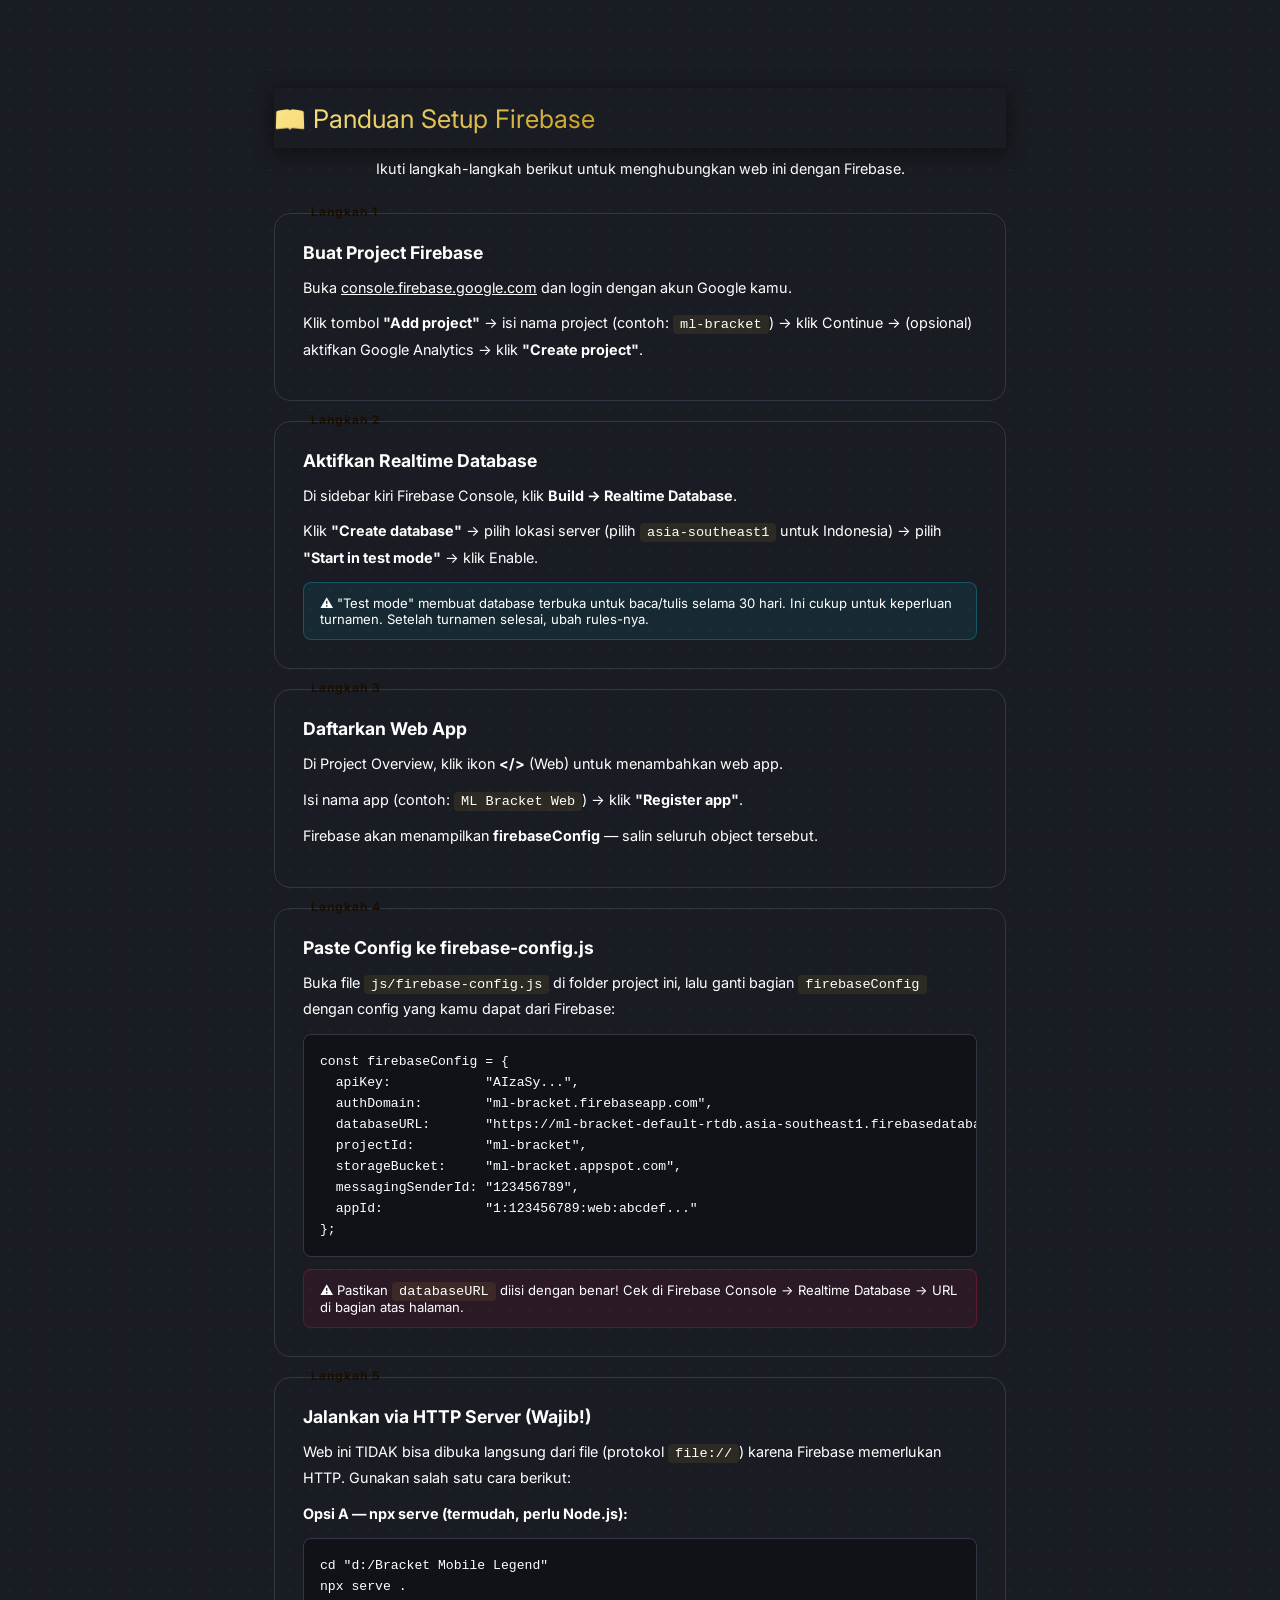
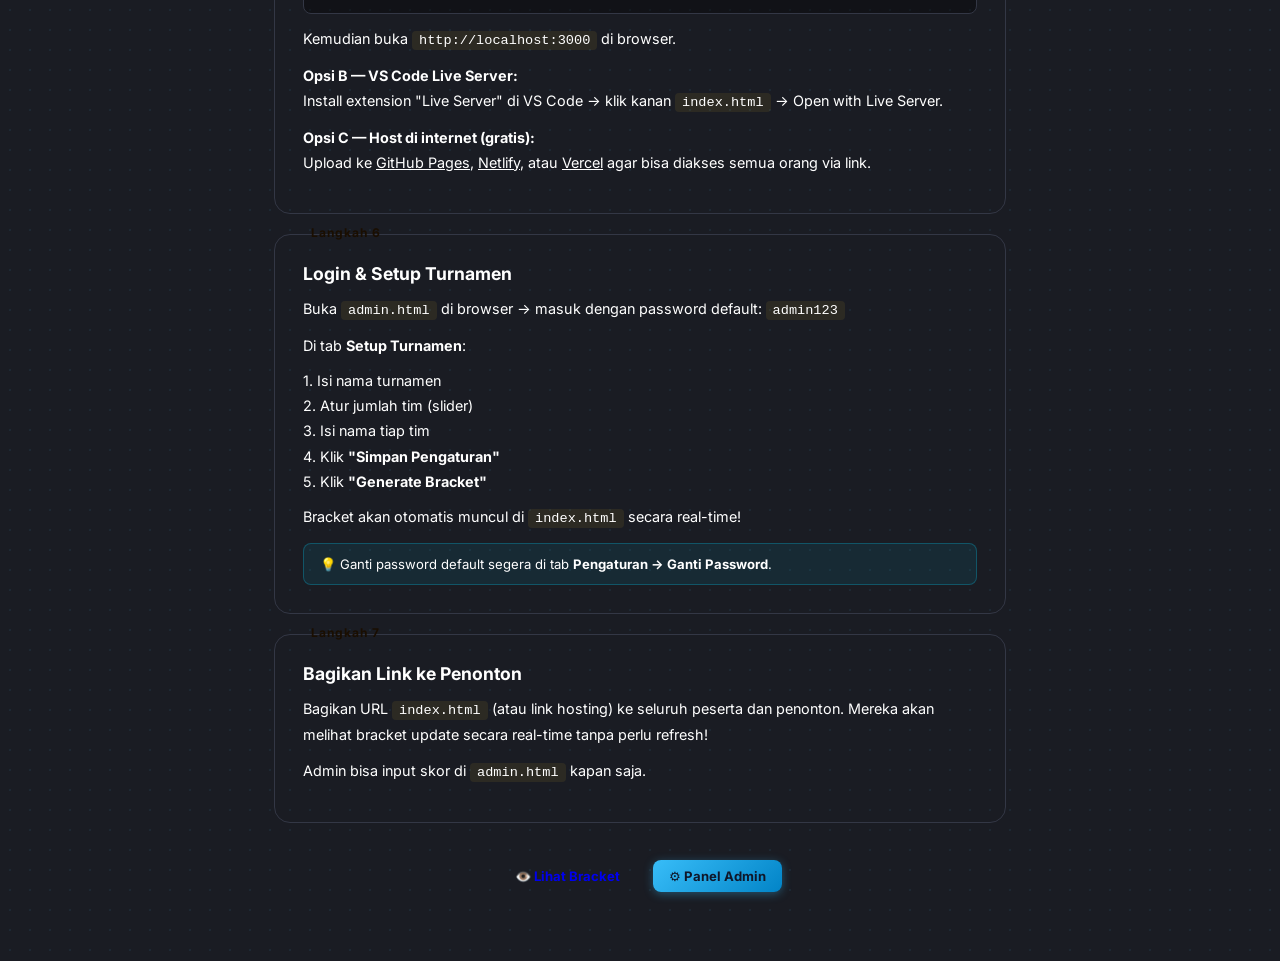
<file: setup-guide.html>
<!DOCTYPE html>
<html lang="id">
<head>
  <meta charset="UTF-8" />
  <meta name="viewport" content="width=device-width, initial-scale=1.0" />
  <title>Setup Guide — ML Bracket</title>
  <link rel="stylesheet" href="css/style.css" />
  <style>
    .guide-body { position: relative; z-index: 1; max-width: 780px; margin: 0 auto; padding: 48px 24px 80px; }
    .step { counter-increment: steps; background: var(--bg-card); border: 1px solid var(--border); border-radius: 16px; padding: 28px; margin-bottom: 20px; position: relative; }
    .step-num { position: absolute; top: -14px; left: 24px; background: var(--gold-500); color: #1A0E00; font-family: var(--font-label); font-weight: 700; font-size: .75rem; padding: 4px 12px; border-radius: 20px; letter-spacing: 1px; }
    .step-title { font-family: var(--font-label); font-size: 1.1rem; font-weight: 700; color: var(--gold-500); margin-bottom: 12px; }
    .step p { color: var(--text-300); font-size: .9rem; line-height: 1.75; margin-bottom: 10px; }
    .step code { background: rgba(201,162,39,0.1); color: var(--gold-400); padding: 2px 7px; border-radius: 4px; font-size: .85rem; border: 1px solid var(--gold-700); }
    .step pre { background: rgba(0,0,0,0.35); border: 1px solid var(--border); border-radius: 8px; padding: 16px; overflow-x: auto; margin: 12px 0; font-size: .82rem; color: var(--text-300); line-height: 1.6; }
    .step .note { background: rgba(0,212,255,0.08); border: 1px solid rgba(0,212,255,0.25); border-radius: 8px; padding: 12px 16px; color: var(--blue-400); font-size: .82rem; margin-top: 12px; }
    .step .warning { background: rgba(255,23,68,0.08); border: 1px solid rgba(255,23,68,0.25); border-radius: 8px; padding: 12px 16px; color: var(--red-400); font-size: .82rem; margin-top: 12px; }
    .guide-header { text-align: center; padding: 40px 0 36px; }
  </style>
</head>
<body>
  <div class="bg-fx" aria-hidden="true">
    <div class="bg-orb bg-orb-1"></div>
    <div class="bg-orb bg-orb-2"></div>
  </div>

  <div class="guide-body">
    <div class="guide-header">
      <div class="logo-text site-header" style="border:none;background:none;padding:0">
        <div class="logo-text" style="font-family:var(--font-title);font-size:1.6rem;background:linear-gradient(135deg,#FDE68A,#C9A227);-webkit-background-clip:text;-webkit-text-fill-color:transparent;background-clip:text">📖 Panduan Setup Firebase</div>
      </div>
      <p style="color:var(--text-500);margin-top:12px;font-size:.9rem">Ikuti langkah-langkah berikut untuk menghubungkan web ini dengan Firebase.</p>
    </div>

    <!-- Step 1 -->
    <div class="step">
      <div class="step-num">Langkah 1</div>
      <div class="step-title">Buat Project Firebase</div>
      <p>Buka <a href="https://console.firebase.google.com" target="_blank" style="color:var(--blue-400)">console.firebase.google.com</a> dan login dengan akun Google kamu.</p>
      <p>Klik tombol <strong>"Add project"</strong> → isi nama project (contoh: <code>ml-bracket</code>) → klik Continue → (opsional) aktifkan Google Analytics → klik <strong>"Create project"</strong>.</p>
    </div>

    <!-- Step 2 -->
    <div class="step">
      <div class="step-num">Langkah 2</div>
      <div class="step-title">Aktifkan Realtime Database</div>
      <p>Di sidebar kiri Firebase Console, klik <strong>Build → Realtime Database</strong>.</p>
      <p>Klik <strong>"Create database"</strong> → pilih lokasi server (pilih <code>asia-southeast1</code> untuk Indonesia) → pilih <strong>"Start in test mode"</strong> → klik Enable.</p>
      <div class="note">⚠️ "Test mode" membuat database terbuka untuk baca/tulis selama 30 hari. Ini cukup untuk keperluan turnamen. Setelah turnamen selesai, ubah rules-nya.</div>
    </div>

    <!-- Step 3 -->
    <div class="step">
      <div class="step-num">Langkah 3</div>
      <div class="step-title">Daftarkan Web App</div>
      <p>Di Project Overview, klik ikon <strong>&lt;/&gt;</strong> (Web) untuk menambahkan web app.</p>
      <p>Isi nama app (contoh: <code>ML Bracket Web</code>) → klik <strong>"Register app"</strong>.</p>
      <p>Firebase akan menampilkan <strong>firebaseConfig</strong> — salin seluruh object tersebut.</p>
    </div>

    <!-- Step 4 -->
    <div class="step">
      <div class="step-num">Langkah 4</div>
      <div class="step-title">Paste Config ke firebase-config.js</div>
      <p>Buka file <code>js/firebase-config.js</code> di folder project ini, lalu ganti bagian <code>firebaseConfig</code> dengan config yang kamu dapat dari Firebase:</p>
      <pre>const firebaseConfig = {
  apiKey:            "AIzaSy...",
  authDomain:        "ml-bracket.firebaseapp.com",
  databaseURL:       "https://ml-bracket-default-rtdb.asia-southeast1.firebasedatabase.app",
  projectId:         "ml-bracket",
  storageBucket:     "ml-bracket.appspot.com",
  messagingSenderId: "123456789",
  appId:             "1:123456789:web:abcdef..."
};</pre>
      <div class="warning">⚠️ Pastikan <code>databaseURL</code> diisi dengan benar! Cek di Firebase Console → Realtime Database → URL di bagian atas halaman.</div>
    </div>

    <!-- Step 5 -->
    <div class="step">
      <div class="step-num">Langkah 5</div>
      <div class="step-title">Jalankan via HTTP Server (Wajib!)</div>
      <p>Web ini TIDAK bisa dibuka langsung dari file (protokol <code>file://</code>) karena Firebase memerlukan HTTP. Gunakan salah satu cara berikut:</p>
      <p><strong>Opsi A — npx serve (termudah, perlu Node.js):</strong></p>
      <pre>cd "d:/Bracket Mobile Legend"
npx serve .</pre>
      <p>Kemudian buka <code>http://localhost:3000</code> di browser.</p>
      <p><strong>Opsi B — VS Code Live Server:</strong><br>Install extension "Live Server" di VS Code → klik kanan <code>index.html</code> → Open with Live Server.</p>
      <p><strong>Opsi C — Host di internet (gratis):</strong><br>Upload ke <a href="https://pages.github.com" target="_blank" style="color:var(--blue-400)">GitHub Pages</a>, <a href="https://netlify.com" target="_blank" style="color:var(--blue-400)">Netlify</a>, atau <a href="https://vercel.com" target="_blank" style="color:var(--blue-400)">Vercel</a> agar bisa diakses semua orang via link.</p>
    </div>

    <!-- Step 6 -->
    <div class="step">
      <div class="step-num">Langkah 6</div>
      <div class="step-title">Login & Setup Turnamen</div>
      <p>Buka <code>admin.html</code> di browser → masuk dengan password default: <code>admin123</code></p>
      <p>Di tab <strong>Setup Turnamen</strong>:</p>
      <p>1. Isi nama turnamen<br>2. Atur jumlah tim (slider)<br>3. Isi nama tiap tim<br>4. Klik <strong>"Simpan Pengaturan"</strong><br>5. Klik <strong>"Generate Bracket"</strong></p>
      <p>Bracket akan otomatis muncul di <code>index.html</code> secara real-time!</p>
      <div class="note">💡 Ganti password default segera di tab <strong>Pengaturan → Ganti Password</strong>.</div>
    </div>

    <!-- Step 7 -->
    <div class="step">
      <div class="step-num">Langkah 7</div>
      <div class="step-title">Bagikan Link ke Penonton</div>
      <p>Bagikan URL <code>index.html</code> (atau link hosting) ke seluruh peserta dan penonton. Mereka akan melihat bracket update secara real-time tanpa perlu refresh!</p>
      <p>Admin bisa input skor di <code>admin.html</code> kapan saja.</p>
    </div>

    <div style="text-align:center;margin-top:36px">
      <a href="index.html" class="btn btn-ghost" style="margin-right:12px">👁️ Lihat Bracket</a>
      <a href="admin.html" class="btn btn-primary">⚙️ Panel Admin</a>
    </div>
  </div>
</body>
</html>
</file>
<file: css/style.css>
/* =====================================================
   ML BRACKET — ULTRA PREMIUM ESPORTS THEME (Challonge Dark + MLBB Vibe)
   ===================================================== */

@import url('https://fonts.googleapis.com/css2?family=Inter:wght@400;500;600;700;800&family=Rajdhani:wght@600;700;800&display=swap');

/* ── Variables (Dark Mode — Default) ── */
:root {
  --bg:          #1A1C23;
  --bg-pattern:  radial-gradient(rgba(56, 189, 248, 0.08) 1px, transparent 1px);
  --surface:     #242731;
  --surface-2:   #2D313E;
  --surface-3:   #1E2028;
  --header-bg:   #12141A;
  --border:      #333745;
  --border-md:   #4B5165;

  --cyan:        #38BDF8;
  --cyan-glow:   rgba(56, 189, 248, 0.35);
  --gold:        #F59E0B;
  --gold-glow:   rgba(245, 158, 11, 0.35);
  --green:       #10B981;
  --green-glow:  rgba(16, 185, 129, 0.3);
  --red:         #EF4444;
  --purple:      #A855F7;

  --text-1:      #FFFFFF;
  --text-2:      #E2E8F0;
  --text-3:      #94A3B8;
  --text-4:      #64748B;

  --shadow-sm:   0 2px 6px rgba(0,0,0,0.3);
  --shadow:      0 6px 16px rgba(0,0,0,0.45);
  --shadow-lg:   0 12px 30px rgba(0,0,0,0.6);

  --card-w:      215px;
  --row-h:       34px;
  --slot-h:      110px;
  --radius:      8px;

  --font: 'Inter', system-ui, sans-serif;
  --font-heading: 'Rajdhani', sans-serif;
  --connector-line: #475569;
}

/* ── Variables (Light Mode — Soft Platinum Warm Gray / Challonge Style) ── */
[data-theme="light"] {
  --bg:          #E9ECEF;
  --bg-pattern:  radial-gradient(rgba(108, 117, 125, 0.16) 1px, transparent 1px);
  --surface:     #FFFFFF;
  --surface-2:   #F8F9FA;
  --surface-3:   #E9ECEF;
  --header-bg:   #FFFFFF;
  --border:      #CED4DA;
  --border-md:   #ADB5BD;

  --cyan:        #0284C7;
  --cyan-glow:   rgba(2, 132, 199, 0.15);
  --gold:        #D97706;
  --gold-glow:   rgba(217, 119, 6, 0.15);
  --green:       #059669;
  --green-glow:  rgba(5, 150, 105, 0.15);
  --red:         #DC2626;
  --purple:      #7C3AED;

  --text-1:      #111827;
  --text-2:      #374151;
  --text-3:      #6B7280;
  --text-4:      #9CA3AF;

  --shadow-sm:   0 1px 3px rgba(33,37,41,0.06);
  --shadow:      0 4px 12px rgba(33,37,41,0.09);
  --shadow-lg:   0 10px 25px rgba(33,37,41,0.14);

  --connector-line: #495057;
}

/* ── Reset ── */
*, *::before, *::after { margin:0; padding:0; box-sizing:border-box; }
html { scroll-behavior: smooth; }
body {
  font-family: var(--font);
  background-color: var(--bg);
  background-image: var(--bg-pattern);
  background-size: 20px 20px;
  color: var(--text-1);
  min-height: 100vh;
  transition:
    background-color 0.35s ease,
    color 0.35s ease;
}

/* ── Scrollbar ── */
::-webkit-scrollbar { width:8px; height:8px; }
::-webkit-scrollbar-track { background: #12141A; }
::-webkit-scrollbar-thumb { background: #333745; border-radius:4px; }
::-webkit-scrollbar-thumb:hover { background: var(--cyan); }

[data-theme="light"] ::-webkit-scrollbar-track { background: #DEE2E6; }
[data-theme="light"] ::-webkit-scrollbar-thumb { background: #ADB5BD; }

/* ── Light Mode Overrides (Soft Platinum Warm Gray / Challonge Style) ── */
[data-theme="light"] .site-header {
  background: #FFFFFF;
  box-shadow: 0 2px 10px rgba(33,37,41,0.08);
  border-bottom-color: #CED4DA;
}
[data-theme="light"] .round-header {
  background: linear-gradient(180deg, #343A40, #212529);
  border: 1px solid #212529;
  border-bottom: 3px solid var(--cyan);
  box-shadow: 0 3px 8px rgba(33,37,41,0.15);
}
[data-theme="light"] .round-label { color: #FFFFFF; }
[data-theme="light"] .logo-name {
  background: linear-gradient(135deg, #111827, #0284C7);
  -webkit-background-clip: text;
  -webkit-text-fill-color: transparent;
}

[data-theme="light"] .match-card {
  background: #FFFFFF;
  border-color: #CED4DA;
  box-shadow: 0 2px 8px rgba(33,37,41,0.08);
}
[data-theme="light"] .match-card.clickable:hover {
  background: #FFFFFF;
  box-shadow: 0 6px 20px rgba(33,37,41,0.14);
  border-color: #0284C7;
}
[data-theme="light"] .match-card.done { border-color: var(--gold); }

[data-theme="light"] .match-card.bye-card {
  background: #E9ECEF;
  border-color: #ADB5BD;
  opacity: 0.85;
}
[data-theme="light"] .match-card.bye-card .team-slot {
  background: #E9ECEF;
}

[data-theme="light"] .team-slot {
  background: #FFFFFF;
  border-bottom-color: #E9ECEF;
}
[data-theme="light"] .team-slot.winner { background: #ECFDF5; }
[data-theme="light"] .team-slot.winner .team-name { color: #111827; font-weight: 800; }
[data-theme="light"] .team-slot.loser  { background: #F3F4F6; opacity: 0.5; }
[data-theme="light"] .team-name { color: #111827; }
[data-theme="light"] .team-seed { background: #E9ECEF; color: #374151; border-right-color: #CED4DA; }
[data-theme="light"] .tbd-slot {
  background: #F8F9FA;
  color: #6B7280;
}

[data-theme="light"] .team-avatar {
  background: linear-gradient(135deg, #1E40AF, #1D4ED8);
  color: #FFFFFF;
  border-color: #93C5FD;
}
[data-theme="light"] .match-foot {
  background: #F8F9FA;
  border-top-color: #E9ECEF;
}
[data-theme="light"] .click-hint { color: #6B7280; }

[data-theme="light"] .champion-card {
  background: linear-gradient(135deg, #FEF3C7, #FDE68A);
  border-color: var(--gold);
  box-shadow: 0 6px 20px rgba(217,119,6,0.2);
}
[data-theme="light"] .champion-name { color: #78350F; }

[data-theme="light"] .modal,
[data-theme="light"] .epic-modal {
  background: #FFFFFF;
  border-color: #CED4DA;
  box-shadow: 0 20px 60px rgba(17,24,39,0.3);
}
[data-theme="light"] .modal-overlay {
  background: rgba(17,24,39,0.55);
}
[data-theme="light"] .modal-title { color: #111827; }
[data-theme="light"] .modal-sub   { color: #6B7280; }
[data-theme="light"] .modal-close {
  background: #E9ECEF;
  color: #374151;
  border-color: #CED4DA;
}
[data-theme="light"] .modal-close:hover {
  background: #CED4DA;
  color: #111827;
}

[data-theme="light"] .arena-card {
  background: #F8F9FA;
  border-color: #CED4DA;
}
[data-theme="light"] .arena-card.winner {
  background: linear-gradient(145deg, #ECFDF5, #D1FAE5);
  border-color: #059669;
  box-shadow: 0 4px 16px rgba(5,150,105,0.15);
}
[data-theme="light"] .arena-name { color: #111827; font-weight: 800; }
[data-theme="light"] .arena-seed { color: #0284C7; }
[data-theme="light"] .arena-emblem {
  background: linear-gradient(135deg, #E9ECEF, #DEE2E6);
  border-color: #ADB5BD;
  color: #111827;
}
[data-theme="light"] .arena-card.winner .arena-emblem {
  background: linear-gradient(135deg, #059669, #047857);
  color: #FFFFFF;
  border-color: #059669;
}
[data-theme="light"] .arena-vs-shield {
  background: linear-gradient(135deg, #343A40, #212529);
  color: #F59E0B;
  border-color: #D97706;
}

[data-theme="light"] .score-tally {
  background: #F8F9FA;
  border-color: #CED4DA;
}
[data-theme="light"] .tally-team { color: #111827; font-weight: 700; }
[data-theme="light"] .tally-score { color: #111827; font-weight: 900; }
[data-theme="light"] .tally-dash  { color: #6B7280; }

[data-theme="light"] .admin-modal-controls {
  background: rgba(217, 119, 6, 0.08);
  border-color: #D97706;
}
[data-theme="light"] .admin-controls-title { color: #D97706; }
[data-theme="light"] .admin-pick-btn.t1-btn {
  background: linear-gradient(135deg, #E0F2FE, #BAE6FD);
  border-color: #0284C7;
  color: #0369A1;
}
[data-theme="light"] .admin-pick-btn.t2-btn {
  background: linear-gradient(135deg, #D1FAE5, #A7F3D0);
  border-color: #059669;
  color: #047857;
}
[data-theme="light"] .admin-reset-btn {
  background: rgba(220, 38, 38, 0.1);
  border-color: rgba(220, 38, 38, 0.4);
  color: #DC2626;
}
[data-theme="light"] .admin-reset-btn:hover {
  background: rgba(220, 38, 38, 0.2);
  color: #991B1B;
}
[data-theme="light"] .zoom-toolbar {
  background: #FFFFFF;
  border-color: #CED4DA;
  box-shadow: 0 4px 14px rgba(33,37,41,0.08);
}
[data-theme="light"] .zoom-btn {
  background: #F8F9FA;
  border-color: #CED4DA;
  color: #374151;
}
[data-theme="light"] .zoom-btn:hover {
  background: #E9ECEF;
  color: #111827;
}

[data-theme="light"] .live-toast {
  background: #FFFFFF;
  border-color: #CED4DA;
  box-shadow: 0 8px 24px rgba(33,37,41,0.12);
}
[data-theme="light"] .live-toast-msg { color: #111827; }

[data-theme="light"] #champion-screen {
  background: radial-gradient(ellipse at center, rgba(248,249,250,0.98) 0%, rgba(233,236,239,0.99) 70%);
}
[data-theme="light"] .champ-team-name {
  color: #111827;
  text-shadow: 0 0 30px rgba(217,119,6,0.3);
}
[data-theme="light"] .champ-sub { color: #6B7280; }

/* =====================================================================
   THEME TOGGLE BUTTON
   ===================================================================== */
.theme-toggle-btn {
  position: relative;
  width: 52px;
  height: 28px;
  background: #2D313E;
  border-radius: 14px;
  border: 1.5px solid #4B5165;
  cursor: pointer;
  transition: background 0.35s ease, border-color 0.35s ease;
  flex-shrink: 0;
  outline: none;
}

[data-theme="light"] .theme-toggle-btn {
  background: linear-gradient(135deg, #818CF8, #6366F1);
  border-color: #A5B4FC;
}

.theme-toggle-knob {
  position: absolute;
  top: 3px;
  left: 3px;
  width: 20px;
  height: 20px;
  background: #FFFFFF;
  border-radius: 50%;
  transition: transform 0.35s cubic-bezier(0.34, 1.56, 0.64, 1);
  display: flex;
  align-items: center;
  justify-content: center;
  font-size: 0.7rem;
  box-shadow: 0 2px 6px rgba(0,0,0,0.3);
}

[data-theme="light"] .theme-toggle-knob {
  transform: translateX(24px);
  background: #FFFFFF;
}


/* =====================================================
   SITE HEADER — Premium Esports Bar
   ===================================================== */
.site-header {
  background: var(--header-bg);
  border-bottom: 1px solid var(--border);
  padding: 0 28px;
  height: 60px;
  display: flex;
  align-items: center;
  justify-content: space-between;
  position: sticky;
  top: 0;
  z-index: 100;
  box-shadow: 0 4px 20px rgba(0,0,0,0.5);
}

.header-left { display: flex; align-items: center; gap: 14px; }

.header-logo {
  display: flex;
  align-items: center;
  gap: 10px;
  text-decoration: none;
}
.logo-icon {
  width: 36px; height: 36px;
  background: linear-gradient(135deg, #38BDF8, #0284C7);
  border-radius: 8px;
  display: flex; align-items: center; justify-content: center;
  font-size: 1.05rem;
  color: #0F172A;
  box-shadow: 0 0 12px var(--cyan-glow);
}
.logo-name {
  font-family: var(--font-heading);
  font-weight: 800;
  font-size: 1.2rem;
  color: var(--text-1);
  letter-spacing: 0.5px;
  background: linear-gradient(135deg, #FFFFFF, var(--cyan));
  -webkit-background-clip: text;
  -webkit-text-fill-color: transparent;
}
.logo-sep { color: #333745; font-weight: 300; font-size: 1.2rem; }
.tournament-name {
  font-family: var(--font-heading);
  font-size: 1rem;
  font-weight: 700;
  color: var(--gold);
  letter-spacing: 0.5px;
  max-width: 340px;
  white-space: nowrap;
  overflow: hidden;
  text-overflow: ellipsis;
}

.header-right { display: flex; align-items: center; gap: 12px; }

.header-badge {
  display: inline-flex;
  align-items: center;
  gap: 6px;
  padding: 5px 12px;
  background: rgba(239, 68, 68, 0.15);
  color: #EF4444;
  border: 1px solid rgba(239, 68, 68, 0.35);
  border-radius: 20px;
  font-size: 0.72rem;
  font-weight: 800;
  letter-spacing: 0.8px;
  text-transform: uppercase;
}
.header-badge .dot {
  width: 6px; height: 6px;
  border-radius: 50%;
  background: #EF4444;
  box-shadow: 0 0 8px #EF4444;
  animation: blink 1.5s infinite;
}
@keyframes blink { 0%,100%{opacity:1} 50%{opacity:.2} }

/* =====================================================
   BRACKET OUTER & CONTAINER (Centered & Clean)
   ===================================================== */
.bracket-outer {
  padding: 28px 36px 60px;
  overflow-x: auto;
  min-height: calc(100vh - 60px);
  display: flex;
  justify-content: center;
}

#bracket-root {
  display: flex;
  justify-content: center;
  width: 100%;
}

.bracket-wrap {
  display: inline-flex;
  align-items: flex-start;
  gap: 0;
  position: relative;
  padding-bottom: 40px;
  padding-top: 0;
  transition: transform 0.18s ease-out;
  margin: 0 auto;
}

/* SVG connector canvas */
#bracket-svg {
  position: absolute;
  top: 0; left: 0;
  width: 100%;
  height: 100%;
  pointer-events: none;
  overflow: visible;
  z-index: 1;
}

/* =====================================================
   ROUND COLUMN & HEADER — Challonge Bar + Glow
   ===================================================== */
.round-col {
  display: flex;
  flex-direction: column;
  align-items: center;
  opacity: 0;
  animation: fadeSlide 0.35s ease forwards;
  flex-shrink: 0;
}
.round-col:nth-child(1) { animation-delay: 0.04s; }
.round-col:nth-child(2) { animation-delay: 0.04s; }
.round-col:nth-child(3) { animation-delay: 0.08s; }
.round-col:nth-child(4) { animation-delay: 0.08s; }
.round-col:nth-child(5) { animation-delay: 0.12s; }
.round-col:nth-child(6) { animation-delay: 0.12s; }
.round-col:nth-child(7) { animation-delay: 0.16s; }

@keyframes fadeSlide {
  from { opacity:0; transform: translateY(8px); }
  to   { opacity:1; transform: translateY(0); }
}

.round-header {
  width: var(--card-w);
  background: linear-gradient(180deg, #1A1D26, #12141A);
  border: 1px solid var(--border);
  border-bottom: 2px solid var(--cyan);
  padding: 10px 12px;
  margin-bottom: 18px;
  text-align: center;
  border-radius: 8px 8px 0 0;
  box-shadow: 0 4px 10px rgba(0,0,0,0.4);
}
.round-label {
  font-family: var(--font-heading);
  font-size: 0.88rem;
  font-weight: 800;
  letter-spacing: 1px;
  color: #FFFFFF;
  display: block;
  margin-bottom: 2px;
  text-transform: uppercase;
}
.round-format-tag {
  display: inline-block;
  font-size: 0.7rem;
  font-weight: 800;
  color: var(--cyan);
  letter-spacing: 0.5px;
}
.round-format-tag.bo3 { color: var(--gold); }

.round-meta {
  display: flex;
  align-items: center;
  justify-content: center;
  gap: 8px;
  margin-top: 4px;
}

.round-date-tag {
  display: inline-flex;
  align-items: center;
  gap: 3px;
  font-size: 0.68rem;
  font-weight: 700;
  color: #94A3B8;
  letter-spacing: 0.3px;
}
[data-theme="light"] .round-date-tag {
  color: #CBD5E1;
}

.round-matches {
  display: flex;
  flex-direction: column;
  flex-shrink: 0;
}

.match-slot {
  display: flex;
  align-items: center;
  justify-content: center;
  flex-shrink: 0;
}

.connector-gap { flex-shrink: 0; }

/* =====================================================
   MATCH CARD — High-End Esports Card
   ===================================================== */
.match-card {
  width: var(--card-w);
  background: var(--surface);
  border: 1px solid var(--border);
  border-radius: var(--radius);
  box-shadow: var(--shadow);
  overflow: hidden;
  transition: all 0.18s ease;
  cursor: default;
  position: relative;
  z-index: 2;
}

.match-card.clickable { cursor: pointer; }
.match-card.clickable:hover {
  background: #2B2F3D;
  border-color: var(--cyan);
  box-shadow: 0 0 16px var(--cyan-glow), var(--shadow);
  transform: translateY(-2px);
}

.match-card.active {
  border-color: var(--border-md);
}

.match-card.done {
  border-color: var(--border);
}

.match-card.bye-card {
  opacity: 0.65;
  background: #1E212B;
  border-style: dashed;
}

.bye-spacer {
  width: var(--card-w);
  height: 84px;
  visibility: hidden;
  pointer-events: none;
}

/* Team row */
.team-slot {
  display: flex;
  align-items: center;
  height: var(--row-h);
  padding: 0 10px 0 0;
  gap: 0;
  background: var(--surface);
  transition: background 0.15s;
  position: relative;
}
.team-slot:first-of-type {
  border-bottom: 1px solid var(--border);
}

.team-slot.winner {
  background: linear-gradient(90deg, rgba(16, 185, 129, 0.18), transparent);
}
.team-slot.winner::before {
  content: '';
  position: absolute;
  left: 0; top: 0; bottom: 0;
  width: 3px;
  background: var(--green);
  box-shadow: 0 0 8px var(--green);
}
.team-slot.winner .team-name {
  font-weight: 700;
  color: var(--text-1);
}
.team-slot.loser {
  opacity: 0.45;
}

/* Team Seed Badge */
.team-seed {
  width: 28px;
  height: 100%;
  display: flex; align-items: center; justify-content: center;
  background: var(--surface-3);
  font-size: 0.7rem;
  font-weight: 700;
  color: var(--text-3);
  flex-shrink: 0;
  margin-right: 8px;
  border-right: 1px solid var(--border);
}

/* Team Initial Avatar Circle */
.team-avatar {
  width: 22px; height: 22px;
  border-radius: 50%;
  background: linear-gradient(135deg, #333745, #1E2028);
  border: 1px solid var(--border-md);
  color: var(--cyan);
  font-size: 0.62rem;
  font-weight: 800;
  display: flex; align-items: center; justify-content: center;
  margin-right: 8px;
  flex-shrink: 0;
}
.team-slot.winner .team-avatar {
  background: linear-gradient(135deg, var(--green), #059669);
  color: #FFFFFF;
  border-color: var(--green);
}

/* Team name */
.team-name {
  flex: 1;
  font-size: 0.84rem;
  font-weight: 600;
  color: var(--text-2);
  white-space: nowrap;
  overflow: hidden;
  text-overflow: ellipsis;
  min-width: 0;
}

/* Score badge */
.team-score {
  min-width: 24px;
  height: 22px;
  display: flex; align-items: center; justify-content: center;
  font-size: 0.78rem;
  font-weight: 800;
  border-radius: 4px;
  flex-shrink: 0;
  margin-left: 6px;
  padding: 0 5px;
}
.team-slot.winner .team-score {
  background: var(--green);
  color: #FFFFFF;
  box-shadow: 0 0 6px var(--green-glow);
}
.team-slot.loser .team-score {
  background: rgba(239, 68, 68, 0.2);
  color: var(--red);
}
.team-slot:not(.winner):not(.loser) .team-score {
  color: var(--text-3);
}

.bye-tag {
  font-size: 0.6rem;
  background: rgba(56, 189, 248, 0.15);
  color: var(--cyan);
  border: 1px solid rgba(56, 189, 248, 0.3);
}

/* TBD slot */
.tbd-slot {
  display: flex; align-items: center;
  height: var(--row-h);
  padding: 0 10px 0 36px;
  font-size: 0.78rem;
  color: var(--text-4);
  font-style: italic;
  background: var(--surface-3);
}
.tbd-slot:first-of-type { border-bottom: 1px solid var(--border); }

/* Card footer */
.match-foot {
  display: flex;
  align-items: center;
  justify-content: space-between;
  padding: 4px 8px;
  background: var(--surface-3);
  border-top: 1px solid var(--border);
}

.format-badge {
  font-size: 0.6rem;
  font-weight: 800;
  letter-spacing: 0.5px;
  text-transform: uppercase;
  padding: 1px 6px;
  border-radius: 3px;
}
.format-badge.bo1 { background: rgba(168, 85, 247, 0.2); color: var(--purple); border: 1px solid rgba(168, 85, 247, 0.3); }
.format-badge.bo3 { background: rgba(245, 158, 11, 0.2); color: var(--gold); border: 1px solid rgba(245, 158, 11, 0.3); }

/* Map dots (BO3) */
.map-scores { display: flex; gap: 4px; }
.map-dot {
  width: 16px; height: 16px;
  border-radius: 50%;
  display: flex; align-items: center; justify-content: center;
  font-size: 0.55rem;
  font-weight: 800;
  border: 1px solid;
}
.map-dot.pending  { background:#1A1C23; border-color:var(--border); color:var(--text-4); }
.map-dot.team1win { background:rgba(16,185,129,0.2); border-color:var(--green); color:var(--green); }
.map-dot.team2win { background:rgba(239,68,68,0.2); border-color:var(--red); color:var(--red); }

.click-hint {
  font-size: 0.58rem;
  font-weight: 700;
  color: var(--cyan);
  opacity: 0;
  transition: opacity 0.15s;
}
.match-card.clickable:hover .click-hint { opacity: 1; }

/* =====================================================
   CHAMPION CARD
   ===================================================== */
.champion-wrap {
  display: flex;
  align-items: center;
  padding-left: 24px;
}
.champion-card {
  background: linear-gradient(145deg, #2D2614, #1E1A0E);
  border: 2px solid var(--gold);
  border-radius: 12px;
  padding: 24px 28px;
  text-align: center;
  box-shadow: 0 0 20px var(--gold-glow), var(--shadow-lg);
  min-width: 150px;
}
.champion-label {
  font-family: var(--font-heading);
  font-size: 0.75rem;
  font-weight: 800;
  letter-spacing: 1.5px;
  text-transform: uppercase;
  color: var(--gold);
  margin-bottom: 8px;
}
.champion-trophy {
  font-size: 2.5rem;
  display: block;
  margin-bottom: 6px;
  animation: floatY 3s ease-in-out infinite;
}
@keyframes floatY { 0%,100%{transform:translateY(0)} 50%{transform:translateY(-8px)} }
.champion-name {
  font-family: var(--font-heading);
  font-size: 1.1rem;
  font-weight: 800;
  color: #FFFFFF;
}

/* =====================================================
   ZOOM TOOLBAR
   ===================================================== */
.zoom-toolbar {
  position: fixed;
  top: 74px;
  right: 28px;
  background: rgba(36, 39, 49, 0.85);
  backdrop-filter: blur(8px);
  border: 1px solid var(--border-md);
  border-radius: 20px;
  padding: 4px 8px;
  display: flex;
  align-items: center;
  gap: 6px;
  box-shadow: var(--shadow-lg);
  z-index: 90;
}
.zoom-btn {
  width: 32px; height: 32px;
  border-radius: 50%;
  border: 1px solid var(--border);
  background: var(--surface-3);
  color: #FFF;
  font-family: var(--font);
  font-size: 1rem;
  font-weight: 700;
  cursor: pointer;
  display: flex; align-items: center; justify-content: center;
  transition: all 0.15s;
}
.zoom-btn:hover {
  background: var(--cyan);
  border-color: var(--cyan);
  color: #0F172A;
  box-shadow: 0 0 10px var(--cyan-glow);
}
.zoom-btn.reset {
  width: auto;
  border-radius: 12px;
  padding: 0 12px;
  font-size: 0.75rem;
  font-weight: 700;
}
.zoom-level-text {
  font-size: 0.75rem;
  font-weight: 800;
  color: var(--text-2);
  min-width: 38px;
  text-align: center;
}

/* =====================================================
   EMPTY / LOADING (Centered)
   ===================================================== */
.loading-state {
  display: flex; flex-direction: column;
  align-items: center; justify-content: center;
  min-height: 60vh; gap: 16px;
  width: 100%;
  margin: 0 auto;
  text-align: center;
}
.loading-ring {
  width: 44px; height: 44px;
  border: 3px solid var(--border-md);
  border-top-color: var(--cyan);
  border-radius: 50%;
  animation: spin 0.8s linear infinite;
  box-shadow: 0 0 12px var(--cyan-glow);
}
@keyframes spin { to { transform: rotate(360deg); } }
.loading-text { font-family: var(--font-heading); font-size: 0.95rem; font-weight: 700; color: var(--text-2); letter-spacing: 0.5px; }

.empty-state { text-align: center; padding: 60px 20px; max-width: 400px; margin: 0 auto; }
.empty-state .emoji { font-size: 3rem; display: block; margin-bottom: 12px; }
.empty-state h2 { font-family: var(--font-heading); font-size: 1.3rem; font-weight: 800; color: #FFF; margin-bottom: 6px; }
.empty-state p { color: var(--text-3); font-size: 0.86rem; line-height: 1.6; margin-bottom: 20px; }

/* =====================================================
   BUTTONS & FORMS
   ===================================================== */
.btn {
  display: inline-flex; align-items: center; justify-content: center;
  gap: 6px; padding: 8px 16px;
  border: 1px solid transparent;
  border-radius: var(--radius);
  font-family: var(--font); font-size: 0.82rem; font-weight: 700;
  cursor: pointer; transition: all 0.18s;
  text-decoration: none; white-space: nowrap;
}
.btn:disabled { opacity: 0.4; cursor: not-allowed; }

.btn-primary {
  background: linear-gradient(135deg, #38BDF8, #0284C7);
  color: #0F172A;
  border: none;
  box-shadow: 0 2px 10px var(--cyan-glow);
}
.btn-primary:hover:not(:disabled) {
  background: linear-gradient(135deg, #7DD3FC, #38BDF8);
  box-shadow: 0 4px 16px var(--cyan-glow);
  transform: translateY(-1px);
}

.btn-secondary {
  background: var(--surface);
  color: var(--text-2);
  border: 1px solid var(--border);
}
.btn-secondary:hover:not(:disabled) {
  background: var(--surface-2);
  color: #FFF;
  border-color: var(--border-md);
}

.btn-danger {
  background: rgba(239, 68, 68, 0.15);
  color: #EF4444;
  border: 1px solid rgba(239, 68, 68, 0.35);
}
.btn-danger:hover:not(:disabled) { background: rgba(239, 68, 68, 0.25); }

.btn-full { width: 100%; }
.btn-sm { padding: 5px 12px; font-size: 0.75rem; }

.form-group { margin-bottom: 16px; }
.form-label { display: block; font-size: 0.78rem; font-weight: 600; color: var(--text-2); margin-bottom: 6px; }
.form-input, .form-select {
  width: 100%;
  background: var(--surface-3);
  border: 1px solid var(--border);
  border-radius: var(--radius);
  padding: 9px 12px;
  color: #FFFFFF;
  font-family: var(--font);
  font-size: 0.86rem;
  outline: none; transition: all 0.18s;
}
.form-input:focus, .form-select:focus {
  border-color: var(--cyan);
  box-shadow: 0 0 0 3px var(--cyan-glow);
}

input[type="range"] {
  -webkit-appearance: none; width: 100%; height: 4px;
  background: var(--border); border-radius: 2px; outline: none; cursor: pointer;
}
input[type="range"]::-webkit-slider-thumb {
  -webkit-appearance: none; width: 16px; height: 16px;
  border-radius: 50%; background: var(--cyan); box-shadow: 0 0 8px var(--cyan);
}

/* =====================================================
   ALERTS & TOASTS
   ===================================================== */
.alert { padding: 10px 14px; border-radius: var(--radius); font-size: 0.82rem; margin-bottom: 12px; display: none; border: 1px solid; }
.alert.show { display: block; }
.alert-error { background: rgba(239,68,68,0.2); border-color: rgba(239,68,68,0.4); color: #EF4444; }

.toast {
  position: fixed; top: 20px; right: 20px;
  background: #242731; border: 1px solid var(--border-md);
  border-radius: 10px; padding: 12px 18px;
  z-index: 3000; font-size: 0.85rem; font-weight: 600;
  box-shadow: var(--shadow-lg); color: #FFF;
  display: flex; align-items: center; gap: 10px;
  animation: toastIn 0.2s ease, toastOut 0.2s ease 2.8s forwards;
}
@keyframes toastIn  { from{transform:translateY(-10px);opacity:0} to{transform:none;opacity:1} }
@keyframes toastOut { from{opacity:1} to{opacity:0;transform:translateY(-8px)} }

/* =====================================================
   MODALS — Glassmorphism High-Contrast Esports Modal
   ===================================================== */
.modal-overlay {
  display: none; position: fixed; inset: 0;
  background: rgba(10, 12, 16, 0.75);
  backdrop-filter: blur(8px);
  z-index: 1000;
  align-items: center; justify-content: center; padding: 16px;
}
.modal-overlay.show { display: flex; }
#viewer-match-modal { z-index: 2500; }
#break-overlay { z-index: 2000; }
.modal {
  background: rgba(36, 39, 49, 0.95);
  border: 1px solid var(--border-md);
  border-radius: 14px; padding: 26px;
  width: 100%; max-width: 450px;
  box-shadow: 0 20px 40px rgba(0,0,0,0.7), 0 0 20px rgba(56,189,248,0.15);
  animation: modalIn 0.22s ease;
  max-height: 90vh; overflow-y: auto;
}
@keyframes modalIn { from{opacity:0;transform:scale(0.95)} to{opacity:1;transform:none} }

.modal-head { display: flex; align-items: flex-start; justify-content: space-between; margin-bottom: 18px; }
.modal-title { font-family: var(--font-heading); font-size: 1.1rem; font-weight: 800; color: #FFFFFF; letter-spacing: 0.5px; }
.modal-sub { font-size: 0.78rem; color: var(--text-3); margin-top: 2px; }
.modal-close {
  width: 30px; height: 30px;
  border: 1px solid var(--border); border-radius: 6px;
  background: var(--surface-3); color: var(--text-3);
  cursor: pointer; font-size: 0.9rem;
  display: flex; align-items: center; justify-content: center;
  transition: all 0.15s;
}
.modal-close:hover { border-color: #EF4444; color: #EF4444; background: rgba(239, 68, 68, 0.15); }

/* BO1 picker */
.bo1-grid { display: grid; grid-template-columns: 1fr 1fr; gap: 12px; margin: 18px 0; }
.winner-pick {
  padding: 16px 10px; background: var(--surface-3);
  border: 2px solid var(--border); border-radius: 10px;
  cursor: pointer; text-align: center;
  font-family: var(--font); font-size: 0.86rem; font-weight: 700;
  color: var(--text-2); transition: all 0.18s;
}
.winner-pick:hover { border-color: var(--cyan); color: #FFF; background: var(--surface); }
.winner-pick.selected { border-color: var(--green); background: rgba(16,185,129,0.2); color: var(--green); box-shadow: 0 0 12px var(--green-glow); }

/* BO3 game rows */
.bo3-games { display: flex; flex-direction: column; gap: 10px; margin: 16px 0; }
.game-row { background: var(--surface-3); border: 1px solid var(--border); border-radius: 8px; padding: 12px; }
.game-row.disabled { opacity: 0.35; pointer-events: none; }
.game-label { font-size: 0.68rem; font-weight: 800; letter-spacing: 0.8px; text-transform: uppercase; color: var(--cyan); margin-bottom: 8px; }
.game-btns { display: grid; grid-template-columns: 1fr auto 1fr; gap: 8px; align-items: center; }
.game-team-btn {
  padding: 9px; border: 1px solid var(--border);
  border-radius: 6px; background: var(--surface);
  color: var(--text-2); cursor: pointer;
  font-size: 0.8rem; font-family: var(--font); font-weight: 700;
  text-align: center; transition: all 0.15s;
}
.game-team-btn:hover { border-color: var(--cyan); color: #FFF; }
.game-team-btn.selected { border-color: var(--green); background: rgba(16,185,129,0.2); color: var(--green); box-shadow: 0 0 8px var(--green-glow); }
.game-vs { font-size: 0.65rem; color: var(--text-4); font-weight: 800; text-align: center; }

/* Score tally */
.score-tally {
  display: flex; align-items: center; justify-content: center;
  gap: 16px; padding: 16px;
  background: var(--surface-3); border-radius: 10px;
  margin-bottom: 16px; border: 1px solid var(--border);
}
.tally-team { font-size: 0.88rem; font-weight: 700; color: var(--text-2); }
.tally-score { font-family: var(--font-heading); font-size: 2.2rem; font-weight: 800; color: var(--text-1); }
.tally-dash { color: var(--text-4); font-size: 1.2rem; }

.divider { height: 1px; background: var(--border); margin: 18px 0; }

/* =====================================================
   CLEAN & ANIMATED ARENA STAGE MODAL
   ===================================================== */
.epic-modal {
  max-width: 460px;
  width: 100%;
  background: rgba(26, 28, 35, 0.96);
  border: 1.5px solid var(--border-md);
  box-shadow: 0 20px 50px rgba(0,0,0,0.8), 0 0 25px rgba(56,189,248,0.15);
  overflow: hidden !important;
}

.arena-stage {
  display: flex;
  align-items: center;
  justify-content: space-between;
  gap: 12px;
  margin: 20px 0;
  position: relative;
  padding: 6px 0;
}

/* VS Shield Emblem with Entrance Bounce */
.arena-vs-shield {
  width: 44px;
  height: 44px;
  background: linear-gradient(135deg, #1E2028, #0F172A);
  border: 2px solid var(--gold);
  border-radius: 50%;
  display: flex; align-items: center; justify-content: center;
  color: var(--gold);
  font-family: var(--font-heading);
  font-size: 0.9rem;
  font-weight: 800;
  box-shadow: 0 0 16px var(--gold-glow);
  z-index: 10;
  flex-shrink: 0;
  animation: vsBounce 0.4s cubic-bezier(0.175, 0.885, 0.32, 1.275);
}
@keyframes vsBounce {
  0% { transform: scale(0); opacity: 0; }
  100% { transform: scale(1); opacity: 1; }
}

/* Team Arena Cards with Pop-in */
.arena-card {
  flex: 1;
  background: var(--surface-3);
  border: 1.5px solid var(--border);
  border-radius: 12px;
  padding: 16px 10px;
  text-align: center;
  position: relative;
  transition: all 0.25s ease;
  overflow: hidden;
  min-width: 0;
  animation: cardPopIn 0.35s cubic-bezier(0.34, 1.56, 0.64, 1);
}
@keyframes cardPopIn {
  0% { transform: translateY(10px); opacity: 0; }
  100% { transform: translateY(0); opacity: 1; }
}

.confetti-particles {
  font-size: 0.72rem;
  letter-spacing: 2px;
  margin-bottom: 4px;
  animation: floatStars 1.5s ease-in-out infinite alternate;
}
@keyframes floatStars {
  from { transform: translateY(0) scale(1); }
  to { transform: translateY(-3px) scale(1.1); }
}

.arena-emblem {
  width: 42px; height: 42px;
  border-radius: 50%;
  background: linear-gradient(135deg, #333745, #1E2028);
  border: 2px solid var(--border-md);
  color: var(--cyan);
  font-family: var(--font-heading);
  font-size: 1.1rem;
  font-weight: 800;
  display: flex; align-items: center; justify-content: center;
  margin: 0 auto 6px;
}

.arena-seed {
  display: block;
  font-size: 0.7rem;
  font-weight: 800;
  color: var(--cyan);
  margin-bottom: 2px;
}

.arena-name {
  font-family: var(--font-heading);
  font-size: 1.05rem;
  font-weight: 800;
  color: var(--text-1);
  white-space: nowrap;
  overflow: hidden;
  text-overflow: ellipsis;
}

/* Winner Card Styling */
.arena-card.winner {
  border-color: var(--green);
  background: linear-gradient(145deg, rgba(16, 185, 129, 0.25), rgba(16, 185, 129, 0.08));
  box-shadow: 0 0 20px var(--green-glow);
}
.arena-card.winner .arena-emblem {
  background: linear-gradient(135deg, var(--green), #059669);
  color: #FFFFFF;
  border-color: var(--green);
  box-shadow: 0 0 12px var(--green-glow);
}

.victory-banner {
  font-family: var(--font-heading);
  font-size: 0.68rem;
  font-weight: 800;
  letter-spacing: 0.8px;
  color: #FFFFFF;
  background: var(--green);
  padding: 3px 10px;
  border-radius: 12px;
  margin-top: 6px;
  display: inline-block;
  box-shadow: 0 0 8px var(--green-glow);
  animation: bounceBanner 1s infinite alternate;
}
@keyframes bounceBanner {
  from { transform: translateY(0); }
  to { transform: translateY(-3px); }
}

/* Defeated Card Styling */
.arena-card.defeated {
  opacity: 0.45;
  filter: grayscale(60%);
}

.win-text {
  color: var(--green) !important;
  font-weight: 800 !important;
}




.bo3-map-summary { background: var(--surface-3); border: 1px solid var(--border); border-radius: 8px; padding: 12px 16px; margin-top: 12px; }
.map-sum-row { display: flex; align-items: center; justify-content: space-between; font-size: 0.82rem; padding: 6px 0; border-bottom: 1px solid var(--border); }
.map-sum-row:last-child { border-bottom: none; }

/* =====================================================
   ADMIN PANEL — High-End Esports Dashboard
   ===================================================== */
.login-screen {
  display: flex; align-items: center; justify-content: center;
  min-height: 100vh; padding: 20px; background: var(--bg);
}
.login-card {
  background: var(--surface); border: 1px solid var(--border-md);
  border-radius: 14px; padding: 40px 36px;
  width: 100%; max-width: 400px; box-shadow: var(--shadow-lg);
}
.login-logo { text-align: center; margin-bottom: 26px; }
.login-logo .icon { font-size: 2.4rem; display: block; margin-bottom: 8px; }
.login-logo .title { font-family: var(--font-heading); font-size: 1.2rem; font-weight: 800; color: #FFF; letter-spacing: 0.5px; }
.login-logo .sub { font-size: 0.78rem; color: var(--text-3); margin-top: 3px; }
.login-hint {
  background: rgba(56,189,248,0.15); border: 1px solid rgba(56,189,248,0.3);
  border-radius: 8px; padding: 10px 14px; font-size: 0.8rem; color: var(--cyan);
  margin-bottom: 18px; text-align: center; font-weight: 600;
}

.admin-layout { display: none; min-height: 100vh; background: var(--bg); }
.admin-layout.show { display: flex; }

.admin-topbar {
  position: fixed; top: 0; left: 0; right: 0; height: 56px;
  background: var(--header-bg); border-bottom: 1px solid var(--border);
  display: flex; align-items: center; padding: 0 24px; gap: 24px;
  z-index: 200; box-shadow: 0 4px 14px rgba(0,0,0,0.5);
}
.admin-topbar-brand { font-family: var(--font-heading); font-size: 1.05rem; font-weight: 800; color: #FFF; display: flex; align-items: center; gap: 8px; }
.admin-topbar-brand .icon {
  width: 28px; height: 28px; background: var(--cyan);
  border-radius: 6px; display: flex; align-items: center; justify-content: center;
  font-size: 0.85rem; color: #0F172A; box-shadow: 0 0 8px var(--cyan-glow);
}

.admin-tabs { display: flex; align-items: center; gap: 4px; flex: 1; }
.tab-btn {
  display: flex; align-items: center; gap: 6px; padding: 6px 14px;
  border: none; border-radius: 6px; background: transparent;
  color: var(--text-3); font-family: var(--font); font-size: 0.82rem; font-weight: 600;
  cursor: pointer; transition: all 0.15s;
}
.tab-btn:hover { background: var(--surface); color: #FFF; }
.tab-btn.active { background: var(--surface-2); color: var(--cyan); font-weight: 700; }

.admin-topbar-actions { display: flex; align-items: center; gap: 8px; margin-left: auto; }

.admin-main { flex: 1; margin-top: 56px; padding: 32px 28px; overflow-y: auto; max-width: 960px; width: 100%; }
.admin-section { display: none; }
.admin-section.active { display: block; animation: fadeUp 0.2s ease; }
@keyframes fadeUp { from{opacity:0;transform:translateY(6px)} to{opacity:1;transform:none} }

.section-head { margin-bottom: 22px; }
.section-title { font-family: var(--font-heading); font-size: 1.2rem; font-weight: 800; color: #FFF; margin-bottom: 2px; }
.section-desc { font-size: 0.82rem; color: var(--text-3); }

.panel {
  background: var(--surface); border: 1px solid var(--border);
  border-radius: 12px; padding: 22px; margin-bottom: 18px;
  box-shadow: var(--shadow-sm);
}
.panel-title {
  font-family: var(--font-heading); font-size: 0.8rem; font-weight: 800; letter-spacing: 1px; text-transform: uppercase;
  color: var(--text-2); margin-bottom: 16px; padding-bottom: 10px; border-bottom: 1px solid var(--border);
}

.team-inputs { display: grid; grid-template-columns: repeat(auto-fill, minmax(190px,1fr)); gap: 10px; }
.team-input-row { display: flex; align-items: center; gap: 8px; }
.team-num { width: 22px; text-align: right; font-size: 0.75rem; font-weight: 800; color: var(--cyan); flex-shrink: 0; }

.range-row { display: flex; align-items: center; gap: 12px; margin-bottom: 10px; }
.range-val { font-family: var(--font-heading); font-size: 1.6rem; font-weight: 800; color: #FFF; min-width: 28px; }
.range-label { font-size: 0.82rem; color: var(--text-3); }

.matches-list { display: flex; flex-direction: column; gap: 8px; }
.match-item {
  display: flex; align-items: center; gap: 14px;
  background: var(--surface-3); border: 1px solid var(--border);
  border-radius: 8px; padding: 14px 18px; cursor: pointer; transition: all 0.18s;
}
.match-item:hover { border-color: var(--cyan); background: var(--surface-2); box-shadow: 0 0 12px var(--cyan-glow); }
.match-item.done { opacity: 0.5; cursor: default; pointer-events: none; }
.match-item.bye-item { opacity: 0.3; cursor: default; pointer-events: none; }

.match-item-round { font-family: var(--font-heading); font-size: 0.75rem; font-weight: 800; letter-spacing: 0.8px; text-transform: uppercase; color: var(--cyan); min-width: 100px; }
.match-item-teams { flex: 1; display: flex; align-items: center; gap: 8px; font-size: 0.88rem; font-weight: 700; color: #FFF; }
.match-item-vs { color: var(--text-4); font-size: 0.7rem; font-weight: 800; }

.status-pill { font-size: 0.65rem; font-weight: 800; letter-spacing: 0.5px; text-transform: uppercase; padding: 3px 10px; border-radius: 12px; }
.status-pill.pending { background: rgba(56,189,248,0.2); color: var(--cyan); border: 1px solid rgba(56,189,248,0.4); }
.status-pill.done    { background: rgba(16,185,129,0.2); color: var(--green); border: 1px solid rgba(16,185,129,0.4); }
.status-pill.bye     { background: #12141A; color: var(--text-4); border: 1px solid var(--border); }

/* Matchup Builder UI */
.matchup-builder-grid { display: grid; grid-template-columns: repeat(auto-fill, minmax(280px, 1fr)); gap: 12px; margin-top: 12px; }
.matchup-builder-card { background: var(--surface-3); border: 1.5px solid var(--border); border-radius: 10px; padding: 14px; transition: all 0.18s; }
.matchup-builder-card:hover { border-color: var(--cyan); box-shadow: 0 0 10px var(--cyan-glow); }
.mb-match-title { font-family: var(--font-heading); font-size: 0.75rem; font-weight: 800; letter-spacing: 1px; text-transform: uppercase; color: var(--cyan); margin-bottom: 10px; }
.mb-select-row { display: flex; align-items: center; gap: 8px; }
.mb-vs { font-size: 0.7rem; font-weight: 800; color: var(--text-3); background: var(--surface); width: 26px; height: 26px; border-radius: 50%; display: flex; align-items: center; justify-content: center; border: 1px solid var(--border); flex-shrink: 0; }
.mb-team-select { font-size: 0.82rem; font-weight: 700; padding: 8px 10px; border-radius: 8px; border: 1px solid var(--border); flex: 1; min-width: 0; background: var(--surface); color: #FFF; cursor: pointer; transition: all 0.18s; }
.mb-team-select:hover { border-color: var(--cyan); }

.danger-zone { border-color: rgba(239,68,68,0.4); }
.danger-zone .panel-title { color: #EF4444; }

@media (max-width: 768px) {
  .admin-main { padding: 20px 14px; }
  .login-card { padding: 32px 24px; }
  .bracket-outer { padding: 20px 12px; }
  .tournament-name { display: none; }
  .logo-sep { display: none; }
}

/* =====================================================
   COIN SHATTER & VICTORY SMASH STYLES
   ===================================================== */
#shatter-canvas {
  position: fixed;
  top: 0;
  left: 0;
  width: 100vw;
  height: 100vh;
  pointer-events: none;
  z-index: 9999;
}

.smash-flying-coin {
  position: fixed;
  z-index: 10000;
  pointer-events: none;
  box-shadow: 0 0 25px rgba(245, 158, 11, 0.9), 0 0 50px rgba(56, 189, 248, 0.8);
  border-radius: 50%;
  animation: smash-aura 0.42s infinite linear;
}

@keyframes smash-aura {
  0% { box-shadow: 0 0 15px rgba(245, 158, 11, 0.9), 0 0 30px rgba(56, 189, 248, 0.8); }
  50% { box-shadow: 0 0 35px rgba(245, 158, 11, 1), 0 0 60px rgba(239, 68, 68, 0.9); }
  100% { box-shadow: 0 0 15px rgba(245, 158, 11, 0.9), 0 0 30px rgba(56, 189, 248, 0.8); }
}

.match-card-shake {
  animation: card-shake 0.5s cubic-bezier(0.36, 0.07, 0.19, 0.97) both;
}

@keyframes card-shake {
  10%, 90% { transform: translate3d(-2px, -2px, 0) scale(1.02); }
  20%, 80% { transform: translate3d(4px, 3px, 0) scale(1.03); }
  30%, 50%, 70% { transform: translate3d(-6px, -4px, 0) scale(1.04); }
  40%, 60% { transform: translate3d(6px, 4px, 0) scale(1.02); }
}

.smash-shockwave {
  position: fixed;
  width: 60px;
  height: 60px;
  border-radius: 50%;
  border: 4px solid var(--gold);
  box-shadow: 0 0 20px var(--gold), inset 0 0 20px var(--gold);
  pointer-events: none;
  z-index: 9998;
  transform: translate(-50%, -50%) scale(0.2);
  animation: shockwave-expand 0.55s ease-out forwards;
}

@keyframes shockwave-expand {
  0% { transform: translate(-50%, -50%) scale(0.2); opacity: 1; }
  100% { transform: translate(-50%, -50%) scale(3.5); opacity: 0; border-width: 1px; }
}

.victory-smash-banner {
  position: fixed;
  z-index: 10001;
  pointer-events: none;
  font-family: var(--font-heading);
  font-weight: 800;
  font-size: 1.1rem;
  letter-spacing: 1.5px;
  color: #FFF;
  background: linear-gradient(135deg, #F59E0B, #D97706);
  padding: 6px 16px;
  border-radius: 20px;
  box-shadow: 0 0 20px rgba(245, 158, 11, 0.8), 0 4px 15px rgba(0,0,0,0.6);
  transform: translate(-50%, 0) scale(1);
  animation: victory-pop 0.4s cubic-bezier(0.175, 0.885, 0.32, 1.275) forwards;
}

@keyframes victory-pop {
  0% { transform: translate(-50%, 15px) scale(0.4); opacity: 0; }
  100% { transform: translate(-50%, -10px) scale(1.15); opacity: 1; }
}

.modal-smash-btn {
  background: linear-gradient(135deg, #F59E0B, #EF4444);
  border: 1px solid #F59E0B;
  color: #FFF;
  font-family: var(--font-heading);
  font-weight: 800;
  font-size: 0.85rem;
  letter-spacing: 0.8px;
  padding: 8px 18px;
  border-radius: 100px;
  cursor: pointer;
  box-shadow: 0 0 16px rgba(245, 158, 11, 0.4);
  transition: all 0.22s ease;
}

.modal-smash-btn:hover {
  transform: scale(1.06);
  box-shadow: 0 0 25px rgba(239, 68, 68, 0.7);
}

/* Impact Flash Screen Overlay */
.impact-flash-overlay {
  position: fixed;
  inset: 0;
  background: radial-gradient(circle at center, rgba(255, 255, 255, 0.85) 0%, rgba(245, 158, 11, 0.4) 50%, transparent 100%);
  pointer-events: none;
  z-index: 10005;
  animation: flash-fade 0.12s ease-out forwards;
}

@keyframes flash-fade {
  0% { opacity: 1; }
  100% { opacity: 0; }
}

/* Defeated Card Smoked-Out State */
.arena-card.defeated-smoked-out {
  filter: grayscale(80%) brightness(0.6);
  opacity: 0.45;
  border-color: rgba(239, 68, 68, 0.3);
  transition: all 0.5s ease;
}

/* 3D Esports Victory Ribbon Badge */
.esports-victory-ribbon {
  display: inline-flex;
  align-items: center;
  gap: 6px;
  background: linear-gradient(135deg, #F59E0B 0%, #D97706 100%);
  color: #FFF;
  font-family: var(--font-heading);
  font-weight: 800;
  font-size: 0.75rem;
  letter-spacing: 1.5px;
  text-transform: uppercase;
  padding: 4px 14px;
  border-radius: 100px;
  box-shadow: 0 0 16px rgba(245, 158, 11, 0.6);
  margin-top: 8px;
  animation: ribbon-glow 2s infinite ease-in-out;
}

@keyframes ribbon-glow {
  0%, 100% { box-shadow: 0 0 12px rgba(245, 158, 11, 0.5); }
  50% { box-shadow: 0 0 24px rgba(245, 158, 11, 0.9), 0 0 10px rgba(239, 68, 68, 0.7); }
}

/* Dynamic Victory Speech Callout Bubble */
.victory-speech-bubble {
  position: absolute;
  top: -42px;
  left: 50%;
  transform: translate(-50%, 0) scale(1);
  background: linear-gradient(135deg, #1E1B4B 0%, #312E81 100%);
  border: 1.5px solid var(--gold);
  color: #FBBF24;
  font-family: var(--font-heading);
  font-weight: 800;
  font-size: 0.8rem;
  letter-spacing: 1px;
  padding: 6px 14px;
  border-radius: 12px;
  box-shadow: 0 0 20px rgba(245, 158, 11, 0.7), 0 6px 16px rgba(0,0,0,0.6);
  white-space: nowrap;
  pointer-events: none;
  z-index: 10002;
  animation: speech-pop 0.45s cubic-bezier(0.175, 0.885, 0.32, 1.275) forwards;
}

.victory-speech-bubble::after {
  content: "";
  position: absolute;
  bottom: -6px;
  left: 50%;
  transform: translateX(-50%);
  border-width: 6px 6px 0 6px;
  border-style: solid;
  border-color: var(--gold) transparent transparent transparent;
}

@keyframes speech-pop {
  0% { opacity: 0; transform: translate(-50%, 12px) scale(0.5); }
  100% { opacity: 1; transform: translate(-50%, 0) scale(1); }
}

/* =====================================================
   MIYA MOONLIGHT ARCHER VICTORY ANIMATION
   ===================================================== */

/* 1. Miya Summon Badge */
.miya-summon-badge {
  position: absolute;
  top: -85px;
  left: 50%;
  transform: translate(-50%, 20px) scale(0.6);
  opacity: 0;
  display: flex;
  flex-direction: column;
  align-items: center;
  gap: 4px;
  pointer-events: none;
  z-index: 10005;
  transition: all 0.4s cubic-bezier(0.175, 0.885, 0.32, 1.275);
}

.miya-summon-badge.active {
  opacity: 1;
  transform: translate(-50%, 0) scale(1);
}

.miya-avatar-wrap {
  position: relative;
  width: 66px;
  height: 66px;
  border-radius: 50%;
  padding: 3px;
  background: linear-gradient(135deg, #38BDF8, #F59E0B, #0284C7);
  box-shadow: 0 0 25px rgba(56, 189, 248, 0.9), 0 0 50px rgba(245, 158, 11, 0.5);
  animation: miya-float 2.5s infinite ease-in-out;
}

.miya-avatar-img {
  width: 100%;
  height: 100%;
  border-radius: 50%;
  object-fit: cover;
  display: block;
}

.miya-lunar-ring {
  position: absolute;
  inset: -6px;
  border-radius: 50%;
  border: 2px dashed #38BDF8;
  animation: miya-spin 8s linear infinite;
  box-shadow: 0 0 15px rgba(56, 189, 248, 0.6);
}

.miya-badge-title {
  font-family: var(--font-heading);
  font-size: 0.65rem;
  font-weight: 800;
  letter-spacing: 1.2px;
  color: #FFF;
  background: linear-gradient(135deg, #0284C7, #1E1B4B);
  border: 1px solid #38BDF8;
  padding: 3px 10px;
  border-radius: 100px;
  box-shadow: 0 0 15px rgba(56, 189, 248, 0.7);
  white-space: nowrap;
}

@keyframes miya-float {
  0%, 100% { transform: translateY(0); }
  50% { transform: translateY(-6px); }
}

@keyframes miya-spin {
  from { transform: rotate(0deg); }
  to { transform: rotate(360deg); }
}

/* 2. Moonlight Arrow Projectile */
.moonlight-arrow-projectile {
  position: fixed;
  z-index: 10010;
  pointer-events: none;
  width: 90px;
  height: 18px;
  display: flex;
  align-items: center;
}

.arrow-energy-head {
  position: absolute;
  right: 0;
  width: 0;
  height: 0;
  border-top: 9px solid transparent;
  border-bottom: 9px solid transparent;
  border-left: 24px solid #FFF;
  filter: drop-shadow(0 0 10px #38BDF8) drop-shadow(0 0 20px #0284C7);
}

.arrow-shaft {
  position: absolute;
  right: 18px;
  left: 20px;
  height: 5px;
  background: linear-gradient(90deg, transparent 0%, #38BDF8 30%, #FFF 80%, #BAE6FD 100%);
  border-radius: 4px;
  box-shadow: 0 0 14px #38BDF8, 0 0 28px #0284C7;
}

.arrow-energy-trail {
  position: absolute;
  left: 0;
  width: 60px;
  height: 8px;
  background: linear-gradient(90deg, transparent 0%, rgba(56, 189, 248, 0.8) 100%);
  filter: blur(2px);
}

/* 3. Lunar Crescent Shockwave Blast */
.lunar-crescent-blast {
  position: fixed;
  width: 70px;
  height: 70px;
  border-radius: 50%;
  border: 4px solid #38BDF8;
  box-shadow: 0 0 25px #38BDF8, inset 0 0 25px #7DD3FC;
  pointer-events: none;
  z-index: 10008;
  transform: translate(-50%, -50%) scale(0.2);
  animation: lunar-blast-expand 0.55s cubic-bezier(0.1, 0.9, 0.2, 1) forwards;
}

@keyframes lunar-blast-expand {
  0% { transform: translate(-50%, -50%) scale(0.2); opacity: 1; border-color: #FFF; }
  50% { opacity: 0.9; border-color: #38BDF8; }
  100% { transform: translate(-50%, -50%) scale(4.2); opacity: 0; border-width: 1px; }
}

.impact-flash-overlay.miya-lunar-flash {
  background: radial-gradient(circle at center, rgba(255, 255, 255, 0.95) 0%, rgba(56, 189, 248, 0.6) 40%, rgba(2, 132, 199, 0.2) 70%, transparent 100%);
}

.victory-speech-bubble.miya-theme-bubble {
  background: linear-gradient(135deg, #0F172A 0%, #0369A1 100%);
  border: 1.5px solid #38BDF8;
  color: #E0F2FE;
  box-shadow: 0 0 25px rgba(56, 189, 248, 0.8), 0 6px 20px rgba(0,0,0,0.7);
}

.victory-speech-bubble.miya-theme-bubble::after {
  border-color: #38BDF8 transparent transparent transparent;
}

/* Admin Quick Winner Controls Panel */
.admin-modal-controls {
  margin-top: 16px;
  background: rgba(245, 158, 11, 0.08);
  border: 1px dashed var(--gold);
  border-radius: 12px;
  padding: 12px 14px;
  text-align: center;
}

.admin-controls-title {
  font-family: var(--font-heading);
  font-size: 0.72rem;
  font-weight: 800;
  letter-spacing: 1px;
  color: var(--gold);
  margin-bottom: 8px;
  text-transform: uppercase;
}

.admin-controls-btns {
  display: flex;
  gap: 10px;
  justify-content: center;
}

.admin-pick-btn {
  font-family: var(--font-heading);
  font-size: 0.8rem;
  font-weight: 800;
  padding: 8px 14px;
  border-radius: 8px;
  border: 1px solid var(--border);
  cursor: pointer;
  transition: all 0.2s ease;
  flex: 1;
  color: #FFF;
}

.admin-pick-btn.t1-btn {
  background: linear-gradient(135deg, rgba(56, 189, 248, 0.2), rgba(2, 132, 199, 0.3));
  border-color: var(--cyan);
}

.admin-pick-btn.t2-btn {
  background: linear-gradient(135deg, rgba(16, 185, 129, 0.2), rgba(5, 150, 105, 0.3));
  border-color: var(--green);
}

.admin-pick-btn:hover {
  transform: translateY(-2px);
  box-shadow: 0 4px 12px rgba(0,0,0,0.4);
}

.admin-pick-btn.active-win {
  box-shadow: 0 0 16px var(--gold);
  border-color: var(--gold);
}

.admin-reset-btn {
  background: rgba(239, 68, 68, 0.15);
  border: 1px solid rgba(239, 68, 68, 0.4);
  color: #F87171;
  font-family: var(--font-heading);
  font-weight: 700;
  font-size: 0.75rem;
  padding: 6px 14px;
  border-radius: 8px;
  cursor: pointer;
  transition: all 0.2s ease;
}

.admin-reset-btn:hover {
  background: rgba(239, 68, 68, 0.3);
  color: #FFF;
  transform: scale(1.03);
}


/* ====================================================
   LIVE TOAST NOTIFICATIONS
   ==================================================== */
#live-toast-container {
  position: fixed;
  bottom: 24px;
  right: 24px;
  z-index: 99999;
  display: flex;
  flex-direction: column-reverse;
  gap: 10px;
  pointer-events: none;
}

.live-toast {
  display: flex;
  align-items: center;
  gap: 10px;
  background: rgba(15, 12, 41, 0.95);
  border: 1px solid rgba(255,255,255,0.12);
  border-radius: 12px;
  padding: 12px 16px;
  min-width: 280px;
  max-width: 380px;
  box-shadow: 0 8px 32px rgba(0,0,0,0.5);
  backdrop-filter: blur(12px);
  pointer-events: all;
  opacity: 0;
  transform: translateX(120%);
  transition: opacity 0.35s ease, transform 0.35s cubic-bezier(0.175, 0.885, 0.32, 1.275);
}

.live-toast.show {
  opacity: 1;
  transform: translateX(0);
}

.live-toast--win {
  border-color: rgba(245, 158, 11, 0.5);
  border-left: 3px solid var(--gold);
}

.live-toast--info {
  border-left: 3px solid var(--cyan);
}

.live-toast--error {
  border-left: 3px solid #F43F5E;
}

.live-toast-msg {
  flex: 1;
  font-size: 0.85rem;
  color: var(--text-1);
  line-height: 1.4;
}

.live-toast-close {
  background: none;
  border: none;
  color: var(--text-3);
  cursor: pointer;
  font-size: 0.8rem;
  padding: 2px 4px;
  border-radius: 4px;
  flex-shrink: 0;
  transition: color 0.15s;
}

.live-toast-close:hover { color: var(--text-1); }


/* ====================================================
   COUNTDOWN TIMER BADGE
   ==================================================== */
.match-countdown {
  text-align: center;
  font-size: 0.68rem;
  font-weight: 700;
  font-family: var(--font-heading);
  letter-spacing: 0.5px;
  padding: 3px 8px;
  border-radius: 6px;
  margin-top: 4px;
  background: rgba(56, 189, 248, 0.1);
  border: 1px solid rgba(56, 189, 248, 0.25);
  color: var(--cyan);
}

.match-countdown.live-now {
  background: rgba(239, 68, 68, 0.12);
  border-color: rgba(239, 68, 68, 0.35);
  color: #F87171;
  animation: pulse-live 1.4s ease-in-out infinite;
}

@keyframes pulse-live {
  0%, 100% { opacity: 1; }
  50% { opacity: 0.55; }
}

/* Admin countdown row inside match modal */
.admin-countdown-row {
  background: rgba(56, 189, 248, 0.06);
  border: 1px dashed rgba(56, 189, 248, 0.3);
  border-radius: 10px;
  padding: 10px 14px;
  margin-bottom: 16px;
}

.admin-countdown-label {
  display: block;
  font-size: 0.75rem;
  font-weight: 700;
  color: var(--cyan);
  margin-bottom: 8px;
  letter-spacing: 0.5px;
}


/* ====================================================
   CHAMPION SCREEN
   ==================================================== */
#champion-screen {
  position: fixed;
  inset: 0;
  z-index: 999999;
  display: flex;
  align-items: center;
  justify-content: center;
  background: radial-gradient(ellipse at center, rgba(30, 10, 60, 0.97) 0%, rgba(5, 3, 20, 0.98) 70%);
  opacity: 0;
  transition: opacity 0.6s ease;
}

#champion-screen.visible {
  opacity: 1;
}

#champion-confetti {
  position: absolute;
  inset: 0;
  pointer-events: none;
}

.champion-screen-inner {
  position: relative;
  z-index: 2;
  text-align: center;
  padding: 40px;
}

.champ-trophy-icon {
  font-size: clamp(5rem, 12vw, 9rem);
  animation: champ-trophy-bounce 1.2s cubic-bezier(0.175, 0.885, 0.32, 1.275) forwards;
  display: inline-block;
  filter: drop-shadow(0 0 40px rgba(245,158,11,0.9));
}

@keyframes champ-trophy-bounce {
  0%   { transform: scale(0) rotate(-20deg); opacity: 0; }
  60%  { transform: scale(1.15) rotate(5deg); opacity: 1; }
  80%  { transform: scale(0.95) rotate(-2deg); }
  100% { transform: scale(1) rotate(0deg); opacity: 1; }
}

.champ-label {
  font-family: var(--font-heading);
  font-size: clamp(0.8rem, 2.5vw, 1.1rem);
  font-weight: 800;
  letter-spacing: 6px;
  color: var(--gold);
  text-transform: uppercase;
  margin-top: 16px;
  animation: champ-fade-up 0.6s 0.4s ease both;
}

.champ-team-name {
  font-family: var(--font-heading);
  font-size: clamp(2.5rem, 9vw, 6rem);
  font-weight: 900;
  color: #FFFFFF;
  line-height: 1.1;
  margin-top: 8px;
  text-shadow:
    0 0 40px rgba(245,158,11,0.9),
    0 0 80px rgba(245,158,11,0.5),
    0 4px 20px rgba(0,0,0,0.8);
  animation: champ-fade-up 0.7s 0.6s ease both;
}

.champ-sub {
  font-size: clamp(0.9rem, 2vw, 1.2rem);
  color: var(--text-2);
  margin-top: 12px;
  animation: champ-fade-up 0.6s 0.9s ease both;
}

.champ-close-btn {
  margin-top: 32px;
  background: rgba(255,255,255,0.08);
  border: 1px solid rgba(255,255,255,0.2);
  color: var(--text-2);
  font-family: var(--font-heading);
  font-size: 0.8rem;
  padding: 8px 20px;
  border-radius: 8px;
  cursor: pointer;
  transition: all 0.2s ease;
  animation: champ-fade-up 0.6s 1.2s ease both;
}

.champ-close-btn:hover {
  background: rgba(255,255,255,0.15);
  color: var(--text-1);
}

@keyframes champ-fade-up {
  from { opacity: 0; transform: translateY(20px); }
  to   { opacity: 1; transform: translateY(0); }
}

/* =====================================================
   INTERMISSION / NEXT MATCH OVERVIEW SCREEN
   ===================================================== */
.next-match-trigger-btn {
  background: linear-gradient(135deg, rgba(56, 189, 248, 0.15), rgba(245, 158, 11, 0.15));
  border: 1px solid var(--cyan);
  color: var(--cyan);
  font-family: var(--font-heading);
  font-size: 0.82rem;
  font-weight: 700;
  padding: 6px 14px;
  border-radius: 20px;
  cursor: pointer;
  display: inline-flex;
  align-items: center;
  gap: 6px;
  transition: all 0.25s ease;
  box-shadow: 0 0 10px rgba(56, 189, 248, 0.2);
}
.next-match-trigger-btn:hover {
  transform: translateY(-2px);
  background: linear-gradient(135deg, var(--cyan), #0284C7);
  color: #FFF;
  box-shadow: 0 0 16px rgba(56, 189, 248, 0.5);
}

.break-overlay {
  background: rgba(10, 12, 18, 0.94);
  backdrop-filter: blur(14px);
}

.break-modal-container {
  width: 95vw;
  max-width: 1280px;
  max-height: 90vh;
  background: linear-gradient(180deg, #141722 0%, #0D0F16 100%);
  border: 1px solid rgba(255, 255, 255, 0.12);
  border-radius: 16px;
  box-shadow: 0 24px 60px rgba(0, 0, 0, 0.85);
  display: flex;
  flex-direction: column;
  overflow: hidden;
  position: relative;
}

.break-modal-header {
  padding: 16px 24px;
  background: #181C28;
  border-bottom: 1px solid rgba(255, 255, 255, 0.08);
  display: flex;
  align-items: center;
  justify-content: space-between;
  gap: 16px;
}

.break-header-actions {
  display: flex;
  align-items: center;
  gap: 10px;
}

.break-select-wrap {
  display: flex;
  align-items: center;
  gap: 8px;
  background: #11141E;
  border: 1px solid rgba(255, 255, 255, 0.12);
  padding: 5px 12px;
  border-radius: 8px;
}

.break-select-label {
  font-family: var(--font-heading);
  font-size: 0.72rem;
  font-weight: 800;
  color: var(--gold);
  letter-spacing: 0.8px;
}

.bo-match-select {
  background: transparent;
  border: none;
  color: #FFF;
  font-family: var(--font-heading);
  font-size: 0.8rem;
  font-weight: 700;
  cursor: pointer;
  outline: none;
  max-width: 220px;
}

.bo-match-select option {
  background: #141722;
  color: #FFF;
}

.projector-fullscreen-btn {
  background: #0284C7;
  border: 1px solid #38BDF8;
  color: #FFF;
  font-family: var(--font-heading);
  font-weight: 800;
  font-size: 0.78rem;
  letter-spacing: 0.5px;
  padding: 7px 14px;
  border-radius: 8px;
  cursor: pointer;
  transition: all 0.2s ease;
  white-space: nowrap;
}

.projector-fullscreen-btn:hover {
  background: #0369A1;
  transform: translateY(-1px);
}

.break-live-badge {
  display: inline-flex;
  align-items: center;
  gap: 6px;
  font-family: var(--font-heading);
  font-size: 0.7rem;
  font-weight: 800;
  letter-spacing: 1.5px;
  color: var(--gold);
  background: rgba(245, 158, 11, 0.1);
  border: 1px solid rgba(245, 158, 11, 0.3);
  padding: 3px 10px;
  border-radius: 100px;
  margin-bottom: 4px;
}

.pulse-dot {
  width: 7px;
  height: 7px;
  border-radius: 50%;
  background: var(--gold);
  animation: pulse-glow 1.5s infinite;
}

@keyframes pulse-glow {
  0%, 100% { opacity: 1; transform: scale(1); }
  50% { opacity: 0.4; transform: scale(0.75); }
}

.break-title {
  font-family: var(--font-heading);
  font-size: 1.5rem;
  font-weight: 900;
  letter-spacing: 1.5px;
  color: #FFFFFF;
  line-height: 1.1;
}

.break-subtitle {
  font-size: 0.8rem;
  color: var(--cyan);
  font-weight: 700;
  letter-spacing: 0.8px;
}

.break-arena-stage {
  padding: 20px 24px;
  overflow-y: auto;
  flex: 1;
}

.break-arena-grid {
  display: grid;
  grid-template-columns: 1fr 220px 1fr;
  gap: 20px;
  align-items: flex-start;
}

@media (max-width: 900px) {
  .break-arena-grid {
    grid-template-columns: 1fr;
  }
}

.break-team-card {
  position: relative;
  background: #161A25;
  border: 1px solid rgba(255, 255, 255, 0.08);
  border-radius: 14px;
  padding: 18px;
  display: flex;
  flex-direction: column;
  gap: 14px;
}

.break-team-card.blue-side {
  border-top: 3px solid #0284C7;
}

.break-team-card.red-side {
  border-top: 3px solid #DC2626;
}

.break-team-header {
  display: flex;
  align-items: center;
  gap: 12px;
}

.break-team-emblem {
  width: 46px;
  height: 46px;
  border-radius: 10px;
  background: #1F2535;
  border: 1px solid rgba(255, 255, 255, 0.12);
  display: flex;
  align-items: center;
  justify-content: center;
  font-family: var(--font-heading);
  font-size: 1.15rem;
  font-weight: 800;
  color: #FFF;
  flex-shrink: 0;
}

.blue-side .break-team-emblem {
  border-color: rgba(56, 189, 248, 0.4);
  color: #38BDF8;
}

.red-side .break-team-emblem {
  border-color: rgba(248, 113, 113, 0.4);
  color: #F87171;
}

.break-team-meta {
  display: flex;
  flex-direction: column;
}

.break-team-name {
  font-family: var(--font-heading);
  font-size: 1.35rem;
  font-weight: 800;
  color: #FFF;
  letter-spacing: 0.5px;
}

.roster-list {
  display: flex;
  flex-direction: column;
  gap: 8px;
}

.roster-item {
  display: flex;
  align-items: center;
  justify-content: space-between;
  gap: 10px;
  background: #1C212E;
  border: 1px solid rgba(255, 255, 255, 0.05);
  padding: 8px 12px;
  border-radius: 8px;
  transition: background 0.18s ease;
}

.roster-item:hover {
  background: #232A3B;
  border-color: rgba(255, 255, 255, 0.12);
}

.roster-player-left {
  display: flex;
  align-items: center;
  gap: 10px;
}

.roster-num {
  font-family: var(--font-heading);
  font-size: 0.78rem;
  font-weight: 800;
  color: #64748B;
  width: 18px;
}

.roster-player-info {
  display: flex;
  flex-direction: column;
}

.roster-nick {
  font-family: var(--font-heading);
  font-size: 0.92rem;
  font-weight: 800;
  color: #FFF;
}

.roster-real {
  font-size: 0.74rem;
  color: #94A3B8;
  margin-top: 1px;
}

.roster-division {
  color: #64748B;
  font-weight: 500;
}

/* Clean Authentic Role Badges */
.roster-role-badge {
  display: inline-flex;
  align-items: center;
  gap: 5px;
  font-family: var(--font-heading);
  font-size: 0.65rem;
  font-weight: 800;
  padding: 3px 8px;
  border-radius: 6px;
  letter-spacing: 0.5px;
  text-transform: uppercase;
  white-space: nowrap;
}

.role-jungler {
  background: rgba(219, 39, 119, 0.15);
  color: #F472B6;
  border: 1px solid rgba(244, 114, 182, 0.35);
}

.role-exp {
  background: rgba(234, 88, 12, 0.15);
  color: #FB923C;
  border: 1px solid rgba(251, 146, 60, 0.35);
}

.role-gold {
  background: rgba(202, 138, 4, 0.15);
  color: #FACC15;
  border: 1px solid rgba(250, 204, 21, 0.35);
}

.role-mid {
  background: rgba(2, 132, 199, 0.15);
  color: #38BDF8;
  border: 1px solid rgba(56, 189, 248, 0.35);
}

.role-roamer {
  background: rgba(5, 150, 105, 0.15);
  color: #34D399;
  border: 1px solid rgba(52, 211, 153, 0.35);
}

.role-general {
  background: rgba(255, 255, 255, 0.08);
  color: #E2E8F0;
  border: 1px solid rgba(255, 255, 255, 0.15);
}

/* Center VS Stage Arena */
.break-vs-center {
  display: flex;
  flex-direction: column;
  align-items: center;
  justify-content: center;
  gap: 16px;
  padding: 10px 0;
}

.break-vs-shield {
  width: 72px;
  height: 72px;
  border-radius: 50%;
  background: linear-gradient(135deg, #F59E0B, #D97706);
  border: 2px solid rgba(255, 255, 255, 0.25);
  display: flex;
  align-items: center;
  justify-content: center;
  font-family: var(--font-heading);
  font-size: 1.8rem;
  font-weight: 900;
  color: #FFF;
  box-shadow: 0 6px 20px rgba(0, 0, 0, 0.5);
}

.break-timer-box {
  background: #11141E;
  border: 1px solid rgba(255, 255, 255, 0.1);
  padding: 10px 20px;
  border-radius: 10px;
  text-align: center;
  width: 100%;
}

.timer-val {
  font-family: var(--font-heading);
  font-size: 2.2rem;
  font-weight: 900;
  color: #38BDF8;
  letter-spacing: 2px;
  line-height: 1;
}

.timer-lbl {
  font-size: 0.65rem;
  color: #64748B;
  letter-spacing: 1.2px;
  text-transform: uppercase;
  margin-top: 5px;
  font-weight: 700;
}

.break-format-indicator {
  margin-top: 2px;
}

.fmt-pill {
  display: inline-block;
  font-family: var(--font-heading);
  font-size: 0.72rem;
  font-weight: 800;
  letter-spacing: 1px;
  padding: 3px 12px;
  border-radius: 100px;
  background: rgba(245, 158, 11, 0.1);
  border: 1px solid rgba(245, 158, 11, 0.35);
  color: var(--gold);
}

.break-ticker-bar {
  background: #0B0D14;
  border-top: 1px solid rgba(255, 255, 255, 0.08);
  display: flex;
  align-items: center;
  height: 38px;
  overflow: hidden;
}

.ticker-badge {
  background: var(--gold);
  color: #000;
  font-family: var(--font-heading);
  font-size: 0.7rem;
  font-weight: 900;
  padding: 0 14px;
  height: 100%;
  display: flex;
  align-items: center;
  white-space: nowrap;
  letter-spacing: 1px;
}

.ticker-content {
  flex: 1;
  overflow: hidden;
  white-space: nowrap;
  padding: 0 16px;
  font-size: 0.8rem;
  color: var(--text-2);
}

.ticker-content span {
  display: inline-block;
  animation: ticker-scroll 25s linear infinite;
}

@keyframes ticker-scroll {
  0% { transform: translateX(100%); }
  100% { transform: translateX(-100%); }
}
</file>
